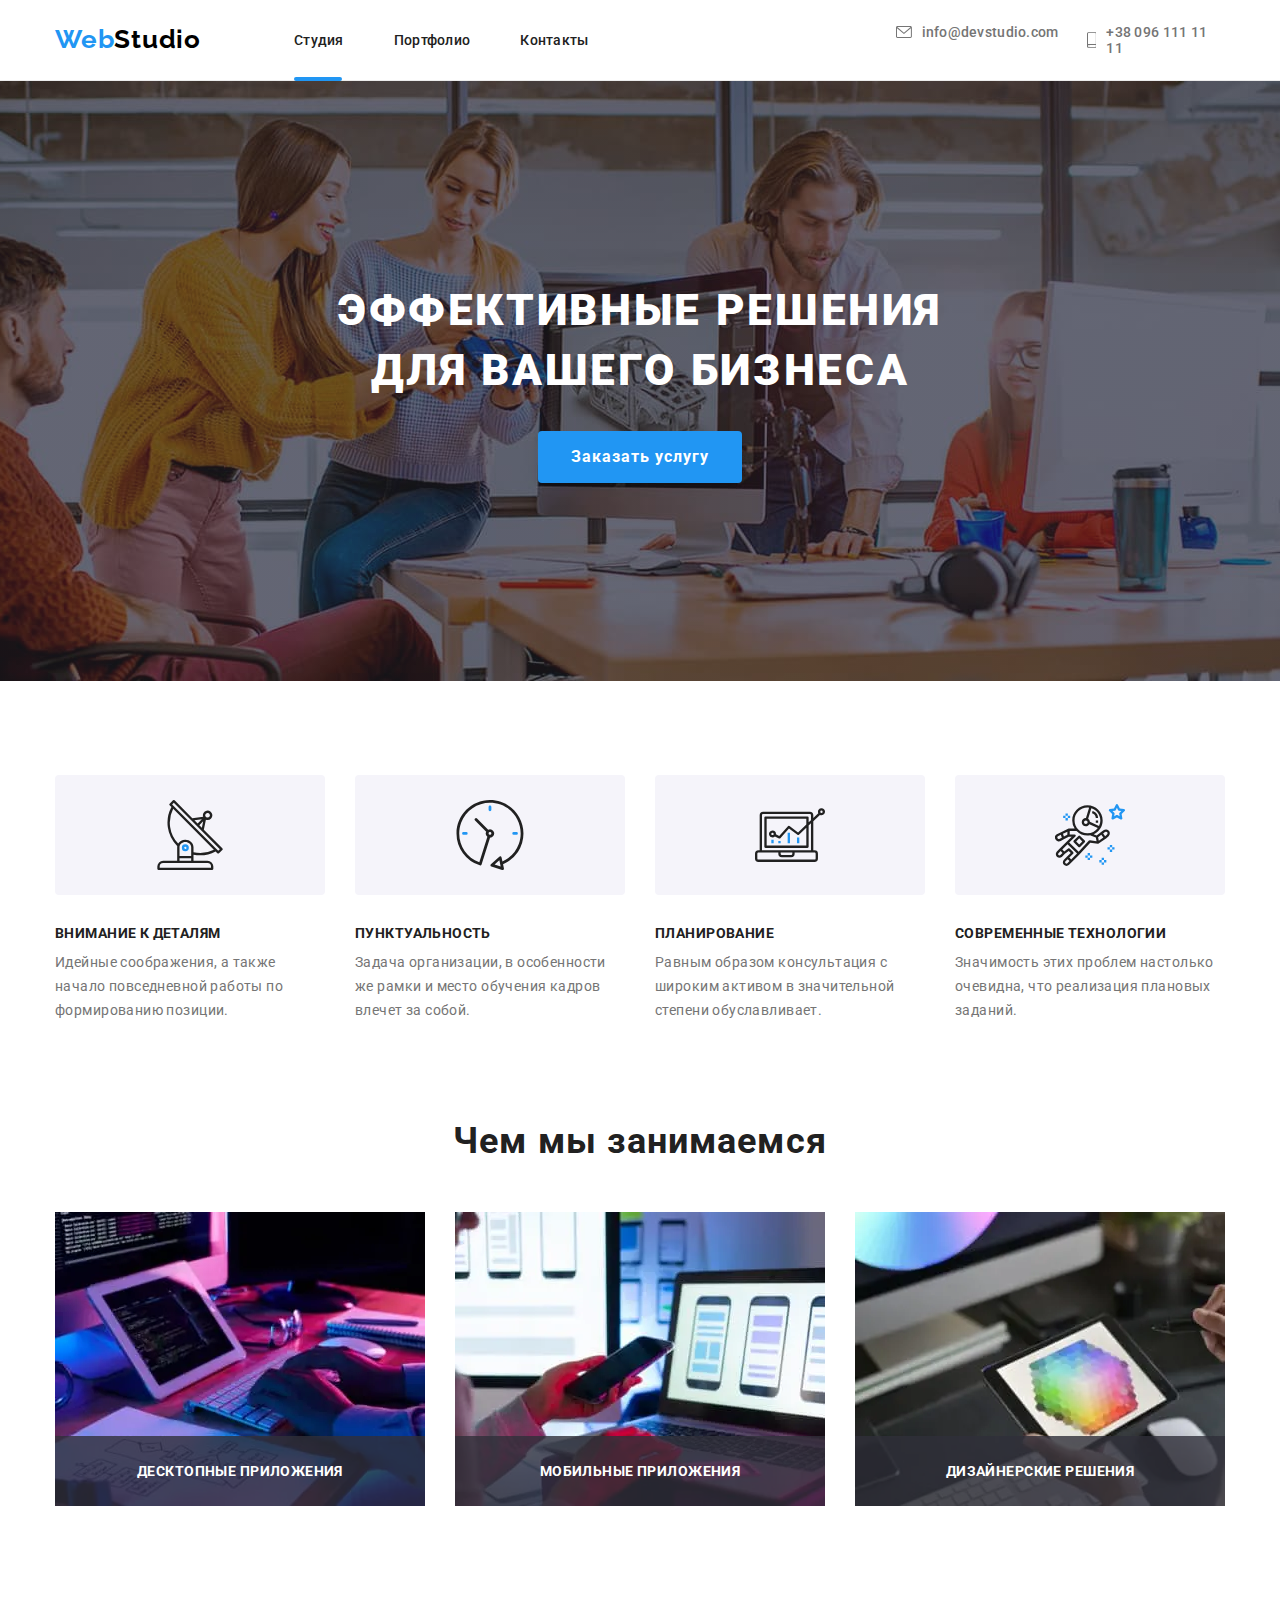
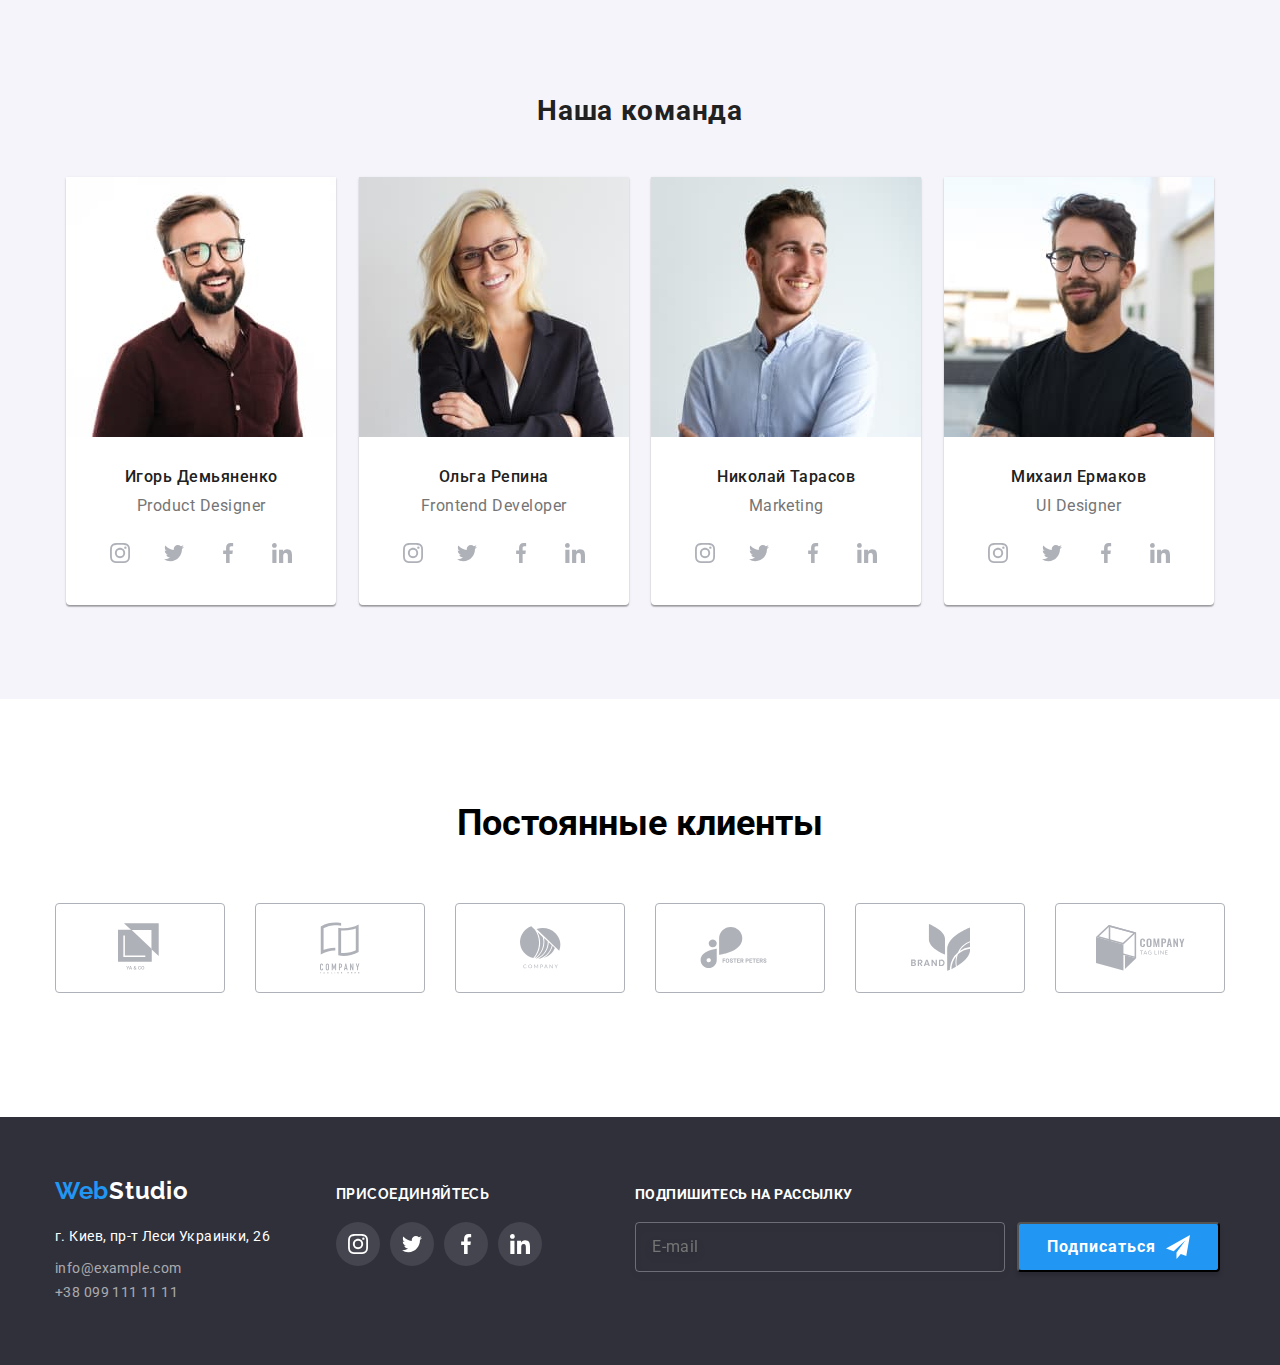
<file: index.html>
<!DOCTYPE html>
<html lang="ru">
  <head>
    <meta charset="UTF-8" />
    <meta name="viewport" content="width=device-width, initial-scale=1.0" />
    <title>Веб студия</title>
    <link
      rel="stylesheet"
      href="https://cdnjs.cloudflare.com/ajax/libs/modern-normalize/1.0.0/modern-normalize.css"
    />
    <link
      href="https://fonts.googleapis.com/css2?family=Raleway:wght@700&family=Roboto:wght@400;500;900&display=swap"
      rel="stylesheet"
    />
    <link rel="stylesheet" href="./css/main.min.css" />
  </head>
  <body>
    <!--Header--> 
    <div class="outline">
      <div class=" container container-header-phone">
        <header class="header">
          <div class="logo-div">
          <a
            class="logo link"
            href="index.html"
            aria-label="логотип веб студии"
            lang="en"
            ><span class="logo-web">Web</span>Studio</a>
          </div>
          <button type="button" 
          class="menu-btn"
          aria-expanded="false" 
          aria-controls="menu-container"
          data-menu-button>
            <svg  
            width="40px"
            height="40px"
            aria-label="Переключатель мобильного меню">
              <use class="icon-menu" 
              href="./images/sprite.svg#icon-menu">
              </use>
              <use class="icon-close-menu" 
              href="./images/sprite.svg#icon-close-menu">
              </use>
            </svg>
          </button>
          <div class="address-wrapper" id="menu-container" data-menu>
            <div class="header-box">
              <nav class="navigation">
                <ul class="listnav list">
                  <li class="navigation-list-item studio">
                    <a class="header-link link " href="">Студия</a>
                  </li>
                  <li class="navigation-list-item ">
                    <a class="header-link link" href="./portfolio.html">Портфолио</a>
                  </li>
                  <li class="navigation-list-item">
                    <a class="header-link link" href="">Контакты</a>
                  </li>
                </ul>
              </nav>
              <ul class="contacts list">
                <li class="contacts-item">
                  <a class="header-contacts mail link" href="mailto:info@devstudio.com"><svg width="16" height="12">
                      <use href="./images/sprite.svg#icon-mail"></use>
                    </svg>
                    info@devstudio.com
                  </a>
                </li>
                <li class="contacts-item">
                  <a class="header-contacts tel link" href="tel:+380961111111"><svg width="10" height="16">
                      <use href="./images/sprite.svg#icon-phone"></use>
                    </svg>
                    +38 096 111 11 11
                  </a>
                </li>
              </ul>
            </div>
          </div>
          </header>
      </div>
      </div>
    

    <!-- Hero -->
    <main>
     <section class="hero-size hero-img ">
      <div class="container-hero">
          <div class="hero-text hero-title ">
            <h1 class="main-title">
              Эффективные решения<br />для вашего бизнеса
            </h1>
            <button type="button" class="btn" data-modal-open>
              <span class="btn-text">Заказать услугу</span>
            </button>
          </div>
        </div>
      </section> 

      
      <!-- Advantages -->
      <div class="container">
      <section class="adv advantages-padding">
        
          <h2 class="visually-hidden">Преимущества</h2>
          <ul class="list adv-list">
            <li class="adv-text antena">
              <div class="advantages-icon-bg">
                <svg class="advantages-icon">
                  <use width="70px" height="70px" href="./images/sprite.svg#icon-antenna">
                  </use>
                </svg>
              </div>
              <h3 class="power-title">Внимание к деталям</h3>
              <p class="power-subtitle">
                Идейные соображения, а также начало повседневной работы по
                формированию позиции.
              </p>
            </li>
            <li class="adv-text clock">
              <div class="advantages-icon-bg">
                <svg class="advantages-icon">
                  <use width="70px" height="70px" href="./images/sprite.svg#icon-clock">
                  </use>
                </svg>
              </div>
              <h3 class="power-title">Пунктуальность</h3>
              <p class="power-subtitle">
                Задача организации, в особенности же рамки и место обучения
                кадров влечет за собой.
              </p>
            </li>
            <li class="adv-text diagram">
              <div class="advantages-icon-bg">
                <svg class="advantages-icon">
                  <use width="70px" height="70px" href="./images/sprite.svg#icon-diagram">
                  </use>
                </svg>
              </div>
              <h3 class="power-title">Планирование</h3>
              <p class="power-subtitle">
                Равным образом консультация с широким активом в значительной
                степени обуславливает.
              </p>
            </li>
            <li class="adv-text astronaut">
              <div class="advantages-icon-bg">
                <svg class="advantages-icon">
                  <use width="70px" height="70px" href="./images/sprite.svg#icon-astronaut">
                  </use>
                </svg>
              </div>
              <h3 class="power-title">Современные технологии</h3>
              <p class="power-subtitle">
                Значимость этих проблем настолько очевидна, что реализация
                плановых заданий.
              </p>
            </li>
          </ul>
        
      </section>
      </div>
      <!--About us -->
       <section class="about-us about-us-padding"> 
        <div class="container">
          <h2 class="what-we-do">Чем мы занимаемся</h2>
          <ul class="list img-we-do">
            <li class="img-us">
              <picture>
                <source srcset="./images/about-us/box1.webp 1x, ./images/about-usbox1@2x.webp 2x" type="image/webp">
                <source srcset="./images/about-us/box1.jpg 1x, ./images/about-us/box1@2x.jpg 2x">
                <img src="./images/about-us/box1.jpg" alt="работник компании создает сайт" />
              </picture>
              <p class="we-do-text">Десктопные приложения</p>
            </li>
            <li class="img-us">
              <picture>
                <source media="(min-width: 1200px)" srcset="./images/about-us/box2.webp 1x, ./images/about-us/box2@2x.webp 2x"
                  type="image/webp">
                <source srcset="./images/about-us/box2.jpg 1x, ./images/about-us/box2@2x.jpg 2x">
                <img src="./images/about-us/box2.jpg" alt="работник компании выбирает дизайн для мобильной версии" />
              </picture>
              <p class="we-do-text">Мобильные приложения</p>
            </li>
            <li class="img-us">
              <picture>
                <source media="(min-width: 1200px)" srcset="./images/about-us/box3.webp 1x, ./images/about-us/box3@2x.webp 2x"
                  type="image/webp">
                <source srcset="./images/about-us/box3.jpg 1x, ./images/about-us/box3@2x.jpg 2x">
                <img src="./images/about-us/box3.jpg" alt="работник компании подбирает цвет в палитре" />
              </picture>
              <p class="we-do-text">Дизайнерские решения</p>
            </li>
          </ul>
        </div>
      </section>

      <!-- Our team -->
      
      <section class="our-team-bg container-for-all">
      <div class="container our-team-container">
          <h2 class="our-team">Наша команда</h2>
          <ul class="list list-us">
            <li class="frame">
            <picture class="team-img">
              <source media="(min-width: 1200px)" srcset="
                            ./images/team/team1-desk@1x.jpg 1x, 
                            ./images/team/team1-desk@2x.jpg 2x">
              <source media="(min-width: 768px)" srcset="
                            ./images/team/team1-tab@1x.jpg 1x, 
                            ./images/team/team1-tab@2x.jpg 2x">
              <source media="(min-width: 480px)" srcset="
                                            ./images/team/team1-mob@1x.jpg 1x, 
                                            ./images/team/team1-mob@2x.jpg 2x">
            
              <img class="team__img" src="./images/team/team1-tab@1x.jpg"
                alt="Игорь Демьяненко">
            </picture>
              <h3 class="name">Игорь Демьяненко</h3>
              <p class="position" lang="en">Product Designer</p>
              <ul class="social-links list">
                <li class="social-link-item">
                  <a
                    class="team-social-link link"
                    href=""
                    aria-label="instagram"
                  >
                    <svg class="us-svg" width="20" height="20">
                      <use href="./images/sprite.svg#icon-instagram"></use>
                    </svg>
                  </a>
                </li>
                <li class="social-link-item">
                  <a class="team-social-link link" href="" aria-label="twitter">
                    <svg width="20" height="20">
                      <use href="./images/sprite.svg#icon-twitter"></use>
                    </svg>
                  </a>
                </li>
                <li class="social-link-item">
                  <a
                    class="team-social-link link"
                    href=""
                    aria-label="facebook"
                  >
                    <svg width="20" height="20">
                      <use href="./images/sprite.svg#icon-facebook"></use>
                    </svg>
                  </a>
                </li>
                <li class="social-link-item">
                  <a
                    class="team-social-link link"
                    href=""
                    aria-label="linkedin"
                  >
                    <svg width="20" height="20">
                      <use href="./images/sprite.svg#icon-linkedin"></use>
                    </svg>
                  </a>
                </li>
              </ul>
            </li>
            <li class="frame">
              <picture class="team-img">
                <source media="(min-width: 1200px)" srcset="
                                              ./images/team/team2-desk@1x.jpg 1x, 
                                              ./images/team/team2-desk@2x.jpg 2x">
                <source media="(min-width: 768px)" srcset="
                                              ./images/team/team2-tab@1x.jpg 1x, 
                                              ./images/team/team2-tab@2x.jpg 2x">
                <source media="(min-width: 480px)" srcset="
                                                              ./images/team/team2-mob@1x.jpg 1x, 
                                                              ./images/team/team2-mob@2x.jpg 2x">
                <img class="team__img" src="./images/team/team2-tab@1x.jpg"
                  alt="Ольга Репина" />
              </picture>
              <h3 class="name">Ольга Репина</h3>
              <p class="position" lang="en">Frontend Developer</p>
              <ul class="social-links list">
                <li class="social-link-item">
                  <a
                    class="team-social-link link"
                    href=""
                    aria-label="instagram"
                  >
                    <svg width="20" height="20">
                      <use href="./images/sprite.svg#icon-instagram"></use>
                    </svg>
                  </a>
                </li>
                <li class="social-link-item">
                  <a class="team-social-link link" href="" aria-label="twitter">
                    <svg width="20" height="20">
                      <use href="./images/sprite.svg#icon-twitter"></use>
                    </svg>
                  </a>
                </li>
                <li class="social-link-item">
                  <a
                    class="team-social-link link"
                    href=""
                    aria-label="facebook"
                  >
                    <svg width="20" height="20">
                      <use href="./images/sprite.svg#icon-facebook"></use>
                    </svg>
                  </a>
                </li>
                <li class="social-link-item">
                  <a
                    class="team-social-link link"
                    href=""
                    aria-label="linkedin"
                  >
                    <svg width="20" height="20">
                      <use href="./images/sprite.svg#icon-linkedin"></use>
                    </svg>
                  </a>
                </li>
              </ul>
            </li>
            <li class="frame">
              <picture class="team-img">
                <source media="(min-width: 1200px)" srcset="
                                                              ./images/team/team3-desk@1x.jpg 1x, 
                                                              ./images/team/team3-desk@2x.jpg 2x">
                <source media="(min-width: 768px)" srcset="
                                                              ./images/team/team3-tab@1x.jpg 1x, 
                                                              ./images/team/team3-tab@2x.jpg 2x">
                <source media="(min-width: 480px)" srcset="
                                                              ./images/team/team3-mob@1x.jpg 1x, 
                                                              ./images/team/team3-mob@2x.jpg 2x">
                <img class="team__img" src="./images/team/team3-tab@1x.jpg" alt="Николай Тарасов" />
              </picture>
              <h3 class="name">Николай Тарасов</h3>
              <p class="position" lang="en">Marketing</p>
              <ul class="social-links list">
                <li class="social-link-item">
                  <a
                    class="team-social-link link"
                    href=""
                    aria-label="instagram"
                  >
                    <svg width="20" height="20">
                      <use href="./images/sprite.svg#icon-instagram"></use>
                    </svg>
                  </a>
                </li>
                <li class="social-link-item">
                  <a class="team-social-link link" href="" aria-label="twitter">
                    <svg width="20" height="20">
                      <use href="./images/sprite.svg#icon-twitter"></use>
                    </svg>
                  </a>
                </li>
                <li class="social-link-item">
                  <a
                    class="team-social-link link"
                    href=""
                    aria-label="facebook"
                  >
                    <svg width="20" height="20">
                      <use href="./images/sprite.svg#icon-facebook"></use>
                    </svg>
                  </a>
                </li>
                <li class="social-link-item">
                  <a
                    class="team-social-link link"
                    href=""
                    aria-label="linkedin"
                  >
                    <svg width="20" height="20">
                      <use href="./images/sprite.svg#icon-linkedin"></use>
                    </svg>
                  </a>
                </li>
              </ul>
            </li>
            <li class="frame">
            <picture class="team-img">
              <source media="(min-width: 1200px)" srcset="
                                                                            ./images/team/team4-desk@1x.jpg 1x, 
                                                                            ./images/team/team4-desk@2x.jpg 2x">
              <source media="(min-width: 768px)" srcset="
                                                                            ./images/team/team4-tab@1x.jpg 1x, 
                                                                            ./images/team/team4-tab@2x.jpg 2x">
              <source media="(min-width: 480px)" srcset="
                                                                            ./images/team/team4-mob@1x.jpg 1x, 
                                                                            ./images/team/team4-mob@2x.jpg 2x">
              <img class="team__img" src="./images/team/team4-tab@1x.jpg"
                alt="Михаил Ермаков" />
            </picture>
              <h3 class="name">Михаил Ермаков</h3>
              <p class="position" lang="en">UI Designer</p>
              <ul class="social-links list">
                <li class="social-link-item">
                  <a
                    class="team-social-link link"
                    href=""
                    aria-label="instagram"
                  >
                    <svg width="20" height="20">
                      <use href="./images/sprite.svg#icon-instagram"></use>
                    </svg>
                  </a>
                </li>
                <li class="social-link-item">
                  <a class="team-social-link link" href="" aria-label="twitter">
                    <svg width="20" height="20">
                      <use href="./images/sprite.svg#icon-twitter"></use>
                    </svg>
                  </a>
                </li>
                <li class="social-link-item">
                  <a
                    class="team-social-link link"
                    href=""
                    aria-label="facebook"
                  >
                    <svg width="20" height="20">
                      <use href="./images/sprite.svg#icon-facebook"></use>
                    </svg>
                  </a>
                </li>
                <li class="social-link-item">
                  <a
                    class="team-social-link link"
                    href=""
                    aria-label="linkedin"
                  >
                    <svg width="20" height="20">
                      <use href="./images/sprite.svg#icon-linkedin"></use>
                    </svg>
                  </a>
                </li>
              </ul>
            </li>
          </ul>
          </div>
          </section>
        
      
      <!-- Our clients -->
      <div class="container">
      <section class="clients">
        
          <h2 class="title clients-title">Постоянные клиенты</h2>
          <ul class="clients-list list">
            <li class="clients-list-item">
              <a class="clients-logo-link" href="">
                <svg width="45" height="50">
                  <use href="./images/sprite.svg#icon-logo-yaco"></use>
                </svg>
              </a>
            </li>
            <li class="clients-list-item">
              <a class="clients-logo-link" href="">
                <svg width="40" height="52">
                  <use href="./images/sprite.svg#icon-logo-tagline-here"></use>
                </svg>
              </a>
            </li>
            <li class="clients-list-item">
              <a class="clients-logo-link" href="">
                <svg width="41" height="43">
                  <use href="./images/sprite.svg#icon-logo-company"></use>
                </svg>
              </a>
            </li>
            <li class="clients-list-item">
              <a class="clients-logo-link" href="">
                <svg width="80" height="42">
                  <use href="./images/sprite.svg#icon-logo-foster-peter"></use>
                </svg>
              </a>
            </li>
            <li class="clients-list-item">
              <a class="clients-logo-link" href="">
                <svg width="59" height="47">
                  <use href="./images/sprite.svg#icon-logo-brand"></use>
                </svg>
              </a>
            </li>
            <li class="clients-list-item">
              <a class="clients-logo-link" href="">
                <svg width="89" height="46">
                  <use href="./images/sprite.svg#icon-logo-tag-line"></use>
                </svg>
              </a>
            </li>
          </ul>
          </section>
        </div>
      
    </main> 
    <!--Footer-Сontacts-->
    <div class="footer">
     <footer class="container">
      <section class="footer-section footer-padding">
        <div class="help">
          <div class="footer-first">
            <div class="tablet-adres">
            <h2 hidden>Контакты</h2>
            <div class="footer-logo-margin">
              <a
                class="link footer-logo"
                href="index.html"
                aria-label="логотип веб студии"
                lang="en"
                ><span class="footerlogo-web">Web</span>Studio</a
              >
            </div>

            <div>
            <address>
              <ul class="list footer-adres-list">
                <li class="address-margin">
                  <a
                    class="link street"
                    href="https://goo.gl/maps/fiabQLBE6Hv75SHZ6"
                    target="blank"
                    ><span class="stereet"
                      >г. Киев, пр-т Леси Украинки, 26</span
                    ></a>
                </li>
                <li class="adress-margin">
                  <a class="footer-links link" href="mailto:info@example.com"
                    >info@example.com</a
                  >
                </li>
                <li class="adress-margin">
                  <a class="footer-links link" href="tel:+380991111111"
                    >+38 099 111 11 11</a
                  >
                </li>
              </ul>
            </address>
            </div>
          </div>
        </div>
        
          <div class="footer-social-links">
            <p>присоединяйтесь</p>
            <ul class="goin-social-links list">
              <li class="social-link-item">
                <a
                  class="footer-social-link link"
                  href=""
                  aria-label="instagram"
                >
                  <svg width="20" height="20">
                    <use href="./images/sprite.svg#icon-instagram"></use>
                  </svg>
                </a>
              </li>
              <li class="social-link-item">
                <a class="footer-social-link link" href="" aria-label="twitter">
                  <svg width="20" height="20">
                    <use href="./images/sprite.svg#icon-twitter"></use>
                  </svg>
                </a>
              </li>
              <li class="social-link-item">
                <a
                  class="footer-social-link link"
                  href=""
                  aria-label="facebook"
                >
                  <svg width="20" height="20">
                    <use href="./images/sprite.svg#icon-facebook"></use>
                  </svg>
                </a>
              </li>
              <li class="social-link-item">
                <a
                  class="footer-social-link link"
                  href=""
                  aria-label="linkedin"
                >
                  <svg width="20" height="20">
                    <use href="./images/sprite.svg#icon-linkedin"></use>
                  </svg>
                </a>
              </li>
            </ul>
          </div>
        </div>
          <div class="footer-form">
            <div class="big-form">
              <div>
            <h2 class="footer-form-title">Подпишитесь на рассылку</h2>
            <div class="form-input-btn">
              </div>
            <input  type="email" name="user-e" 
             class="footer-input" placeholder="E-mail" >
            </div>
          <div class="btn-icon">
          <button type="submit" class="footer-btn"
          >Подписаться<svg width="24px" height="24px" class="icon-send">
           <use href="./images/sprite.svg#icon-send"></use>
         </svg>
          </button>
        </div>
        </div>
      </div>
      </section> 
    </footer>
    </div>



    <div class="backdrop is-hidden" data-modal>
      <div class="modal">
        <button type="button" class="close-btn" data-modal-close>
          <svg width="11px" height="11px">
          <use href="./images/sprite.svg#icon-close-btn">
        </use></svg></button>
        <div class="modal-big-div">
        <h2 class="modal-title">Оставьте свои данные, мы вам перезвоним</h2>
        <form action="#" class="modal-form">
          <label class="modal-form-field">
            Имя
            <span class="modal-form-field-wrapper">
          <input type="text" name="user-name" class="modal-form-input">
          <svg class="modal-form-svg-icon" width="12" height="12">
            <use href="./images/sprite.svg#icon-name-modal"></use>
          </svg>
          </span>
          </label>
          <label class="modal-form-field">
            Телефон
            <span class="modal-form-field-wrapper">
          <input type="tel" name="user-phone" class="modal-form-input">
          <svg class="modal-form-svg-icon" width="13" height="13">
            <use href="./images/sprite.svg#icon-phone-modal"></use>
          </svg>
          </span>
          </label>
          <label class="modal-form-field">
            Почта
            <span class="modal-form-field-wrapper">
          <input type="email" name="user-email" class="modal-form-input">
          <svg class="modal-form-svg-icon" width="15" height="12">
            <use href="./images/sprite.svg#icon-mail-modal"></use>
          </svg>
          </span>
          </label>
          
            <h3 class="textarea-title">Комментарий</h3>
          <textarea name="user-message" placeholder="Введите текст" class="modal-form-message"  cols="30" rows="10"></textarea>
          
          <input type="checkbox" class="modal-form-policy visually-hidden" 
          
          name="user-policy" value="accept-policy" 
           id="check-policy">
          <label for="check-policy" class="modal-form-policy-label">
            Соглашаюсь с рассылкой и принимаю<a href="#">Условия договора</a>
          </label>
          <button type="submit" class="modal-form-btn">Oтправить</button>
        </form>
        </div>
      </div>
   </div>
  <script src="./js/modal.js"></script>
  <script src="./js/menu.js"></script>
  </body>
</html>
</file>
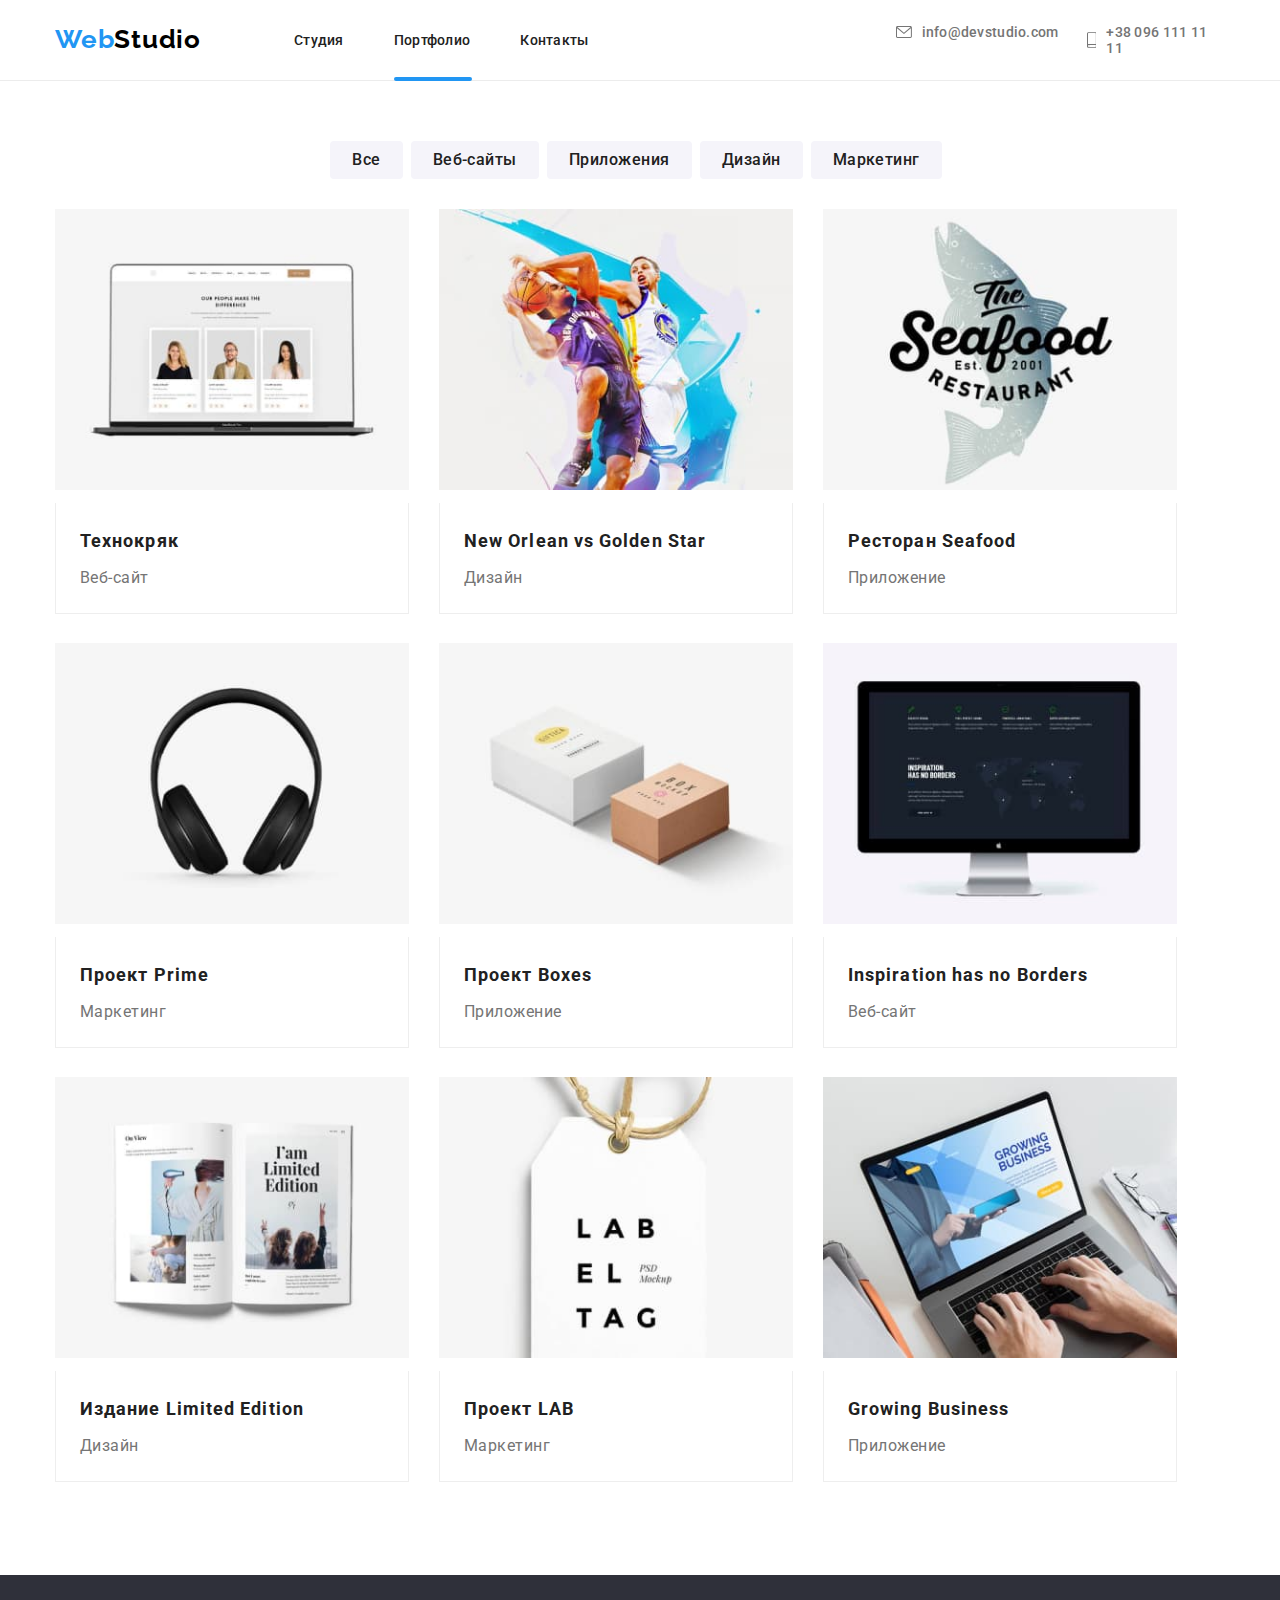
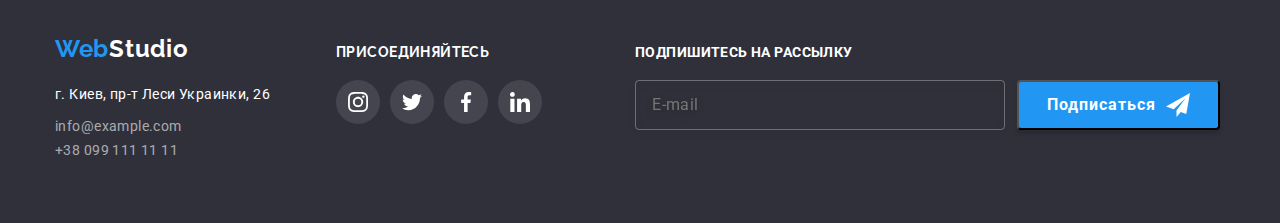
<file: portfolio.html>
<!DOCTYPE html>
<html lang="ru">
  <head>
    <meta charset="UTF-8" />
    <meta name="viewport" content="width=device-width, initial-scale=1.0" />
    <title>Портфолио веб студии</title>
    <link
      rel="stylesheet"
      href="https://cdnjs.cloudflare.com/ajax/libs/modern-normalize/1.0.0/modern-normalize.css"
    />
    <link
      href="https://fonts.googleapis.com/css2?family=Raleway:wght@700&family=Roboto:wght@400;500;900&display=swap"
      rel="stylesheet"
    />
    <link rel="stylesheet" href="./css/portfolio.min.css" />
  </head>
  <body>
    <!--Header-->
    <div class="outline">
      <div class=" container container-header-phone">
        <header class="header">
          <div class="logo-div">
            <a class="logo link" href="index.html" aria-label="логотип веб студии" lang="en"><span
                class="logo-web">Web</span>Studio</a>
          </div>
          <button type="button" class="menu-btn" aria-expanded="false" aria-controls="menu-container" data-menu-button>
            <svg width="40px" height="40px" aria-label="Переключатель мобильного меню">
              <use class="icon-menu" href="./images/sprite.svg#icon-menu">
              </use>
              <use class="icon-close-menu" href="./images/sprite.svg#icon-close-menu">
              </use>
            </svg>
          </button>
          <div class="address-wrapper" id="menu-container" data-menu>
            <div class="header-box">
              <nav class="navigation">
                <ul class="listnav list">
                  <li class="navigation-list-item ">
                    <a class="header-link link " href="./index.html">Студия</a>
                  </li>
                  <li class="navigation-list-item">
                    <a class="header-link link portfolio" href="./portfolio.html">Портфолио</a>
                  </li>
                  <li class="navigation-list-item">
                    <a class="header-link link" href="">Контакты</a>
                  </li>
                </ul>
              </nav>
              <ul class="contacts list">
                <li class="contacts-item">
                  <a class="header-contacts mail link" href="mailto:info@devstudio.com"><svg width="16" height="12">
                      <use href="./images/sprite.svg#icon-mail"></use>
                    </svg>
                    info@devstudio.com
                  </a>
                </li>
                <li class="contacts-item">
                  <a class="header-contacts tel link" href="tel:+380961111111"><svg width="10" height="16">
                      <use href="./images/sprite.svg#icon-phone"></use>
                    </svg>
                    +38 096 111 11 11
                  </a>
                </li>
              </ul>
            </div>
          </div>
        </header>
      </div>
    </div>

    <!--Section portfolio-->
    <main>
      <div class="container">
      <section class="portfolio-filter">

          <h2 hidden>Фильтры</h2>
          <ul class="filter-items list">
            <li class="filter-li">
              <button class="filter" type="button">Все</button>
            </li>
            <li class="filter-li">
              <button class="filter" type="button">Веб-сайты</button>
            </li>
            <li class="filter-li">
              <button class="filter" type="button">Приложения</button>
            </li>
            <li class="filter-li">
              <button class="filter" type="button">Дизайн</button>
            </li>
            <li class="filter-li">
              <button class="filter" type="button">Маркетинг</button>
            </li>
          </ul>
        
      </section>
      </div>

      <div class="container">
      <section class="portfolio-preview">
        
          <h1 hidden>Примеры работ</h1>
          <ul class="list preview-list">
            <li class="item-portfolio">
              <a class="link portfolio-link" href="">
                <div class="portfolio-div">
                <picture class="portfolio-img">
                  <source media="(min-width: 1200px)" srcset="
                                                    ./images/portfoliopage/project1-desk.jpg 1x, 
                                                    ./images/portfoliopage/project1-desk@2x.jpg 2x">
                  <source media="(min-width: 768px)" srcset="
                                                    ./images/portfoliopage/project1-tab.jpg 1x, 
                                                    ./images/portfoliopage/project1-tab@2x.jpg 2x">
                  <source media="(min-width: 480px)" srcset="
                                                                    ./images/portfoliopage/project1-mob.jpg 1x, 
                                                                    ./images/portfoliopage/project1-mob@2x.jpg 2x">
                  <img class="project-card__img" src="./images/portfoliopage/project1-tab.jpg"
                    alt="Cтраница веб сайта на ноутбуке" />
                </picture>
                <p class="short-text">
                  Технокряк это современная площадка распространения коронавируса. Компании используют эту платформу для цифрового
                  шпионажа и атак на защищённые сервера конкурентов.
                </p>
                </div>
                <div class="text-portfolio">
                  <h2 class="project-name">Технокряк</h2>
                  <p class="project-type">Веб-сайт</p>
                </div>
              </a>
              
            </li>
            <li class="item-portfolio">
              <a class="link" href="">
                <div class="portfolio-div">
                <picture class="portfolio-img">
                  <source media="(min-width: 1200px)" srcset="
                                                                        ./images/portfoliopage/project2-desk.jpg 1x, 
                                                                        ./images/portfoliopage/project2-desk@2x.jpg 2x">
                  <source media="(min-width: 768px)" srcset="
                                                                        ./images/portfoliopage/project2-tab.jpg 1x, 
                                                                        ./images/portfoliopage/project2-tab@2x.jpg 2x">
                  <source media="(min-width: 480px)" srcset="
                                                                        ./images/portfoliopage/project2-mob.jpg 1x, 
                                                                        ./images/portfoliopage/project2-mob@2x.jpg 2x">
                  <img class="project-card__img" src="./images/portfoliopage/project2-tab.jpg"
                    alt="Два баскетболиста борятся за мяч" />
                </picture>
                <p class="short-text">
                  Технокряк это современная площадка распространения коронавируса. Компании используют эту платформу для цифрового
                  шпионажа и атак на защищённые сервера конкурентов.
                </p>
                </div>
                <div class="text-portfolio">
                  <h2 class="project-name">New Orlean vs Golden Star</h2>
                  <p class="project-type">Дизайн</p>
                </div>
              </a>
            </li>
            <li class="item-portfolio">
              <a class="link" href="">
                <div class="portfolio-div">
                <picture class="portfolio-img">
                  <source media="(min-width: 1200px)"
                    srcset="
                                                                                            ./images/portfoliopage/project3-desk.jpg 1x, 
                                                                                            ./images/portfoliopage/project3-desk@2x.jpg 2x">
                  <source media="(min-width: 768px)"
                    srcset="
                                                                                            ./images/portfoliopage/project3-tab.jpg 1x, 
                                                                                            ./images/portfoliopage/project3-tab@2x.jpg 2x">
                  <source media="(min-width: 480px)"
                    srcset="
                                                                                            ./images/portfoliopage/project3-mob.jpg 1x, 
                                                                                            ./images/portfoliopage/project3-mob@2x.jpg 2x">
                  <img class="project-card__img" src="./images/portfoliopage/project3-tab.jpg" alt="Рыба- логотип ресторана ">
                </picture>
                <p class="short-text">
                  Технокряк это современная площадка распространения коронавируса. Компании используют эту платформу для цифрового
                  шпионажа и атак на защищённые сервера конкурентов.
                </p>
                </div>
                <div class="text-portfolio">
                  <h2 class="project-name">Ресторан Seafood</h2>
                  <p class="project-type">Приложение</p>
                </div>
              </a>
            </li>
            <li class="item-portfolio">
              <a class="link" href="">
                <div class="portfolio-div">
                <picture class="portfolio-img">
                  <source media="(min-width: 1200px)"
                    srcset="
                                                                                                                ./images/portfoliopage/project4-desk.jpg 1x, 
                                                                                                                ./images/portfoliopage/project4-desk@2x.jpg 2x">
                  <source media="(min-width: 768px)"
                    srcset="
                                                                                                                ./images/portfoliopage/project4-tab.jpg 1x, 
                                                                                                                ./images/portfoliopage/project4-tab@2x.jpg 2x">
                  <source media="(min-width: 480px)"
                    srcset="
                                                                                                                ./images/portfoliopage/project4-mob.jpg 1x, 
                                                                                                                ./images/portfoliopage/project4-mob@2x.jpg 2x">
                  <img class="project-card__img" src="./images/portfoliopage/project4-tab.jpg" alt="наушники" width="370" />
                </picture>
                <p class="short-text">
                  Технокряк это современная площадка распространения коронавируса. Компании используют эту платформу для цифрового
                  шпионажа и атак на защищённые сервера конкурентов.
                </p>
                </div>
                <div class="text-portfolio">
                  <h2 class="project-name">Проект Prime</h2>
                  <p class="project-type">Маркетинг</p>
                </div>
              </a>
            </li>
            <li class="item-portfolio">
              <a class="link" href="">
                <div class="portfolio-div">
                <picture class="portfolio-img">
                  <source media="(min-width: 1200px)" srcset="
                                      ./images/portfoliopage/project5-desk.jpg 1x, 
                                      ./images/portfoliopage/project5-desk@2x.jpg 2x">
                  <source media="(min-width: 768px)" srcset="
                                      ./images/portfoliopage/project5-tab.jpg 1x,
                                      ./images/portfoliopage/project5-tab@2x.jpg 2x">
                  <source media="(min-width: 480px)" srcset="
                                      ./images/portfoliopage/project5-mob.jpg 1x,
                                      ./images/portfoliopage/project5-mob@2x.jpg 2x">
                  <img class="project-card__img" src="./images/portfoliopage/project5-tab.jpg" alt="две коробки" />
                </picture>
                <p class="short-text">
                  Технокряк это современная площадка распространения коронавируса. Компании используют эту платформу для цифрового
                  шпионажа и атак на защищённые сервера конкурентов.
                </p>
              </div>
                <div class="text-portfolio">
                  <h2 class="project-name">Проект Boxes</h2>
                  <p class="project-type">Приложение</p>
                </div>
              </a>
            </li>
            <li class="item-portfolio">
              <a class="link" href="">
                <div class="portfolio-div">
                <picture class="portfolio-img">
                  <source media="(min-width: 1200px)" srcset="
                                                        ./images/portfoliopage/project6-desk.jpg 1x, 
                                                        ./images/portfoliopage/project6-desk@2x.jpg 2x">
                  <source media="(min-width: 768px)" srcset="
                                                        ./images/portfoliopage/project6-tab.jpg 1x,
                                                        ./images/portfoliopage/project6-tab@2x.jpg 2x">
                  <source media="(min-width: 480px)" srcset="
                                                        ./images/portfoliopage/project6-mob.jpg 1x,
                                                        ./images/portfoliopage/project6-mob@2x.jpg 2x">
                  <img class="project-card__img" src="./images/portfoliopage/project6-tab.jpg" alt="монитор компьютера" />
                </picture>
                <p class="short-text">
                  Технокряк это современная площадка распространения коронавируса. Компании используют эту платформу для цифрового
                  шпионажа и атак на защищённые сервера конкурентов.
                </p>
                </div>
                <div class="text-portfolio">
                  <h2 class="project-name" lang="en">
                    Inspiration has no Borders
                  </h2>
                  <p class="project-type">Веб-сайт</p>
                </div>
              </a>
            </li>
            <li class="item-portfolio">
              <a class="link" href="">
                <div class="portfolio-div">
                <picture class="portfolio-img">
                  <source media="(min-width: 1200px)" srcset="
                                                        ./images/portfoliopage/project7-desk.jpg 1x, 
                                                        ./images/portfoliopage/project7-desk@2x.jpg 2x">
                  <source media="(min-width: 768px)" srcset="
                                                        ./images/portfoliopage/project7-tab.jpg 1x,
                                                        ./images/portfoliopage/project7-tab@2x.jpg 2x">
                  <source media="(min-width: 480px)" srcset="
                                                        ./images/portfoliopage/project7-mob.jpg 1x,
                                                        ./images/portfoliopage/project7-mob@2x.jpg 2x">
                  <img class="project-card__img" src="./images/portfoliopage/project7-tab.jpg" alt="разворот журнала" />
                </picture>
                <p class="short-text">
                  Технокряк это современная площадка распространения коронавируса. Компании используют эту платформу для цифрового
                  шпионажа и атак на защищённые сервера конкурентов.
                </p>
                </div>
                <div class="text-portfolio">
                  <h2 class="project-name">Издание Limited Edition</h2>
                  <p class="project-type">Дизайн</p>
                </div>
              </a>
            </li>
            <li class="item-portfolio">
              <a class="link" href="">
                <div class="portfolio-div">
                <picture class="portfolio-img">
                  <source media="(min-width: 1200px)" srcset="
                                                        ./images/portfoliopage/project8-desk.jpg 1x, 
                                                        ./images/portfoliopage/project8-desk@2x.jpg 2x">
                  <source media="(min-width: 768px)" srcset="
                                                        ./images/portfoliopage/project8-tab.jpg 1x,
                                                        ./images/portfoliopage/project8-tab@2x.jpg 2x">
                  <source media="(min-width: 480px)" srcset="
                                                        ./images/portfoliopage/project8-mob.jpg 1x,
                                                        ./images/portfoliopage/project8-mob@2x.jpg 2x">
                  <img class="project-card__img" src="./images/portfoliopage/project8-tab.jpg" alt="Бирка от одежды" />
                </picture>
                <p class="short-text">
                  Технокряк это современная площадка распространения коронавируса. Компании используют эту платформу для цифрового
                  шпионажа и атак на защищённые сервера конкурентов.
                </p>
                </div>
                <div class="text-portfolio">
                  <h2 class="project-name">Проект LAB</h2>
                  <p class="project-type">Маркетинг</p>
                </div>
              </a>
            </li>
            <li class="item-portfolio">
              <a class="link" href="">
                <div class="portfolio-div">
                <picture class="portfolio-img">
                  <source media="(min-width: 1200px)" srcset="
                                                        ./images/portfoliopage/project9-desk.jpg 1x, 
                                                        ./images/portfoliopage/project9-desk@2x.jpg 2x">
                  <source media="(min-width: 768px)" srcset="
                                                        ./images/portfoliopage/project9-tab.jpg 1x,
                                                        ./images/portfoliopage/project9-tab@2x.jpg 2x">
                  <source media="(min-width: 480px)" srcset="
                                                        ./images/portfoliopage/project9-mob.jpg 1x,
                                                        ./images/portfoliopage/project9-mob@2x.jpg 2x">
                  <img class="project-card__img" src="./images/portfoliopage/project9-tab.jpg" alt="Человек работает за ноутбуком" />
                </picture>
                <p class="short-text">
                  Технокряк это современная площадка распространения коронавируса. Компании используют эту платформу для цифрового
                  шпионажа и атак на защищённые сервера конкурентов.
                </p>
                </div>
                <div class="text-portfolio">
                  <h2 class="project-name" lang="en">Growing Business</h2>
                  <p class="project-type">Приложение</p>
                </div>
              </a>
            </li>
          </ul>
          </section>
        </div>
      
    </main>

    <!--Footer-Сontacts-->
    <div class="footer">
      <footer class="container  ">
        <section class="footer-section footer-padding">
    
          <div class="help">
    
            <div class="footer-first">
              <div class="tablet-adres">
                <h2 hidden>Контакты</h2>
                <div class="footer-logo-margin">
                  <a class="link footer-logo" href="index.html" aria-label="логотип веб студии" lang="en"><span
                      class="footerlogo-web">Web</span>Studio</a>
                </div>
    
                <div>
                  <address>
                    <ul class="list footer-adres-list">
                      <li class="address-margin">
                        <a class="link street" href="https://goo.gl/maps/fiabQLBE6Hv75SHZ6" target="blank"><span
                            class="stereet">г. Киев, пр-т Леси Украинки, 26</span></a>
                      </li>
                      <li class="adress-margin">
                        <a class="footer-links link" href="mailto:info@example.com">info@example.com</a>
                      </li>
                      <li class="adress-margin">
                        <a class="footer-links link" href="tel:+380991111111">+38 099 111 11 11</a>
                      </li>
                    </ul>
                  </address>
                </div>
              </div>
            </div>
    
            <div class="footer-social-links">
              <p>присоединяйтесь</p>
              <ul class="goin-social-links list">
                <li class="social-link-item">
                  <a class="footer-social-link link" href="" aria-label="instagram">
                    <svg width="20" height="20">
                      <use href="./images/sprite.svg#icon-instagram"></use>
                    </svg>
                  </a>
                </li>
                <li class="social-link-item">
                  <a class="footer-social-link link" href="" aria-label="twitter">
                    <svg width="20" height="20">
                      <use href="./images/sprite.svg#icon-twitter"></use>
                    </svg>
                  </a>
                </li>
                <li class="social-link-item">
                  <a class="footer-social-link link" href="" aria-label="facebook">
                    <svg width="20" height="20">
                      <use href="./images/sprite.svg#icon-facebook"></use>
                    </svg>
                  </a>
                </li>
                <li class="social-link-item">
                  <a class="footer-social-link link" href="" aria-label="linkedin">
                    <svg width="20" height="20">
                      <use href="./images/sprite.svg#icon-linkedin"></use>
                    </svg>
                  </a>
                </li>
              </ul>
            </div>
          </div>
    
    
          <div class="footer-form">
            <div class="big-form">
              <div>
                <h2 class="footer-form-title">Подпишитесь на рассылку</h2>
                <div class="form-input-btn">
                </div>
                <input type="email" name="user-e" class="footer-input" placeholder="E-mail">
              </div>
              <div class="btn-icon">
                <button type="submit" class="footer-btn">Подписаться
                  <svg width="24px" height="24px" class="icon-send">
                    <use href="./images/sprite.svg#icon-send"></use>
                  </svg>
              </div>
            </div>
          </div>
    
    
        </section>
      </footer>
    </div>
    <script src="./js/modal.js"></script>
    <script src="./js/menu.js"></script>
  </body>
</html>
</file>
<file: css/main.min.css>
.visually-hidden{position:absolute !important;clip:rect(1px 1px 1px 1px);clip:rect(1px, 1px, 1px, 1px);padding:0 !important;border:0 !important;height:1px !important;width:1px !important;overflow:hidden}.backdrop{position:fixed;top:0;left:0;width:100%;height:100%;background:rgba(0,0,0,0.2);transition-property:all;transition-duration:250ms;transition-timing-function:cubic-bezier(0.4, 0, 0.2, 1);overflow-y:scroll}.backdrop.is-hidden{opacity:0;visibility:hidden;pointer-events:none;transition-property:all;transition-duration:250ms;transition-timing-function:cubic-bezier(0.4, 0, 0.2, 1)}*,*::before,*::after{margin:0;padding:0}body{font-family:"Roboto",sans-serif;font-style:normal}img{display:block}.link{text-decoration:none}.list{list-style:none;font-style:normal}a:focus{outline:none}button:focus{outline:none}.container{padding:0 15px;margin:0 auto;position:relative}.container-hero{margin:0 auto}@media screen and (min-width: 480px){.container{width:480px;position:relative}.container-hero{text-align:center;width:480px}}@media screen and (min-width: 768px){.container{width:768px}.container-hero{text-align:center;width:768px}}@media screen and (min-width: 1200px){.container{width:1200px;margin:0 auto}.container-hero{text-align:center;width:100%;max-width:1600px}}.outline{border-bottom:1px solid #ececec}@media screen and (max-width: 767px){.menu-btn{position:absolute;right:15px;top:10px;width:40px;height:40px;border:transparent;background-color:transparent;cursor:pointer}.menu-btn .icon-close-menu{display:none}.menu-btn.is-open .icon-close-menu{display:block;box-shadow:0px 4px 4px rgba(0,0,0,0.25)}.menu-btn.is-open .icon-menu{display:none}.icon-menu:active .menu-container{display:block}.menu-btn:active>svg{fill:#2196f3}}@media screen and (max-width: 480px){.address-wrapper{display:none;position:absolute;left:0;z-index:10;width:100%;padding-top:60px;padding-bottom:60px;text-align:center;background-color:#fff;background:#ffffff;box-shadow:0px 4px 8px rgba(0,0,0,0.04),0px 2px 4px rgba(0,0,0,0.08),0px 1px 3px rgba(0,0,0,0.16)}.address-wrapper.is-open{display:block}}@media screen and (max-width: 767px){.address-wrapper{display:none;position:absolute;top:101%;left:0;z-index:10;width:100%;padding-top:60px;padding-bottom:60px;text-align:center;background-color:#fff;background:#ffffff;box-shadow:0px 4px 8px rgba(0,0,0,0.04),0px 2px 4px rgba(0,0,0,0.08),0px 1px 3px rgba(0,0,0,0.16)}.address-wrapper.is-open{display:block}}@media screen and (max-width: 767px){.header-box{display:flex;flex-direction:column;align-items:center}}@media screen and (max-width: 767px){.listnav{display:flex;flex-direction:column;font-weight:500;font-size:14px;line-height:1.142;letter-spacing:0.02em;position:relative;margin-bottom:60px}.header-link{font-style:400;font-weight:500;font-size:18px;line-height:1.667;letter-spacing:0.02em;color:#212121}.header-link:not(:last-child){margin-bottom:40px}.navigation-list-item{font-style:400;font-weight:500;font-size:14px;line-height:1.142;letter-spacing:0.02em;color:#212121}.navigation-list-item:not(:last-child){margin-bottom:40px}.header-link{transition-property:all;transition-duration:250ms;transition-timing-function:cubic-bezier(0.4, 0, 0.2, 1)}.header-link:hover,.header-link:focus{color:#2196f3}.contacts{display:flex;flex-direction:column;justify-content:center;align-items:center}.contacts-item:not(:last-child){margin-bottom:16px}.header-box{display:flex;flex-direction:column}.header-contacts>svg{margin-right:10px;display:flex;fill:#757575}.header-contacts{font-weight:500;font-size:12px;line-height:1.667;letter-spacing:0.02em;color:#757575;transition-property:all;transition-duration:250ms;transition-timing-function:cubic-bezier(0.4, 0, 0.2, 1)}.header-contacts:hover,.header-contacts:focus,.header-contacts:active{color:#2196f3}.header-contacts>svg{fill:#757575;transition-property:all;transition-duration:250ms;transition-timing-function:cubic-bezier(0.4, 0, 0.2, 1)}.header-contacts:hover>svg{fill:#2196f3}.header .tel,.header .mail{display:flex;align-items:center}}@media screen and (max-width: 767px){.logo-div{padding-top:16px;padding-bottom:16px}.logo{font-family:Raleway;font-weight:700;font-size:24px;line-height:1.167;letter-spacing:0.03em;color:#000}.logo-web{color:#2196f3}.navigation-list-item{font-style:400;font-weight:500;font-size:14px;line-height:1.142;letter-spacing:0.02em;color:#212121}.header-contacts>svg{margin-right:10px;fill:#757575}.header-contacts{font-weight:500;font-size:12px;line-height:1.667;letter-spacing:0.02em;color:#757575;transition-property:all;transition-duration:250ms;transition-timing-function:cubic-bezier(0.4, 0, 0.2, 1)}.header-contacts:hover,.header-contacts:focus,.header-contacts:active{color:#2196f3}.header-contacts>svg{fill:#757575;transition-property:all;transition-duration:250ms;transition-timing-function:cubic-bezier(0.4, 0, 0.2, 1)}.header-contacts:hover>svg{fill:#2196f3}.header .tel,.header .mail{display:flex;align-items:center}}@media screen and (min-width: 768px){.menu-btn{display:none}}@media screen and (min-width: 768px){.address-wrapper{display:flex;align-items:center}}@media screen and (min-width: 768px) and (max-width: 1199px){.logo-div{padding-top:26px;padding-bottom:26px;margin-right:88px}.header-box{display:flex;align-items:center}.listnav{display:flex;font-weight:500;font-size:14px;line-height:1.142;letter-spacing:0.02em;position:relative;padding-top:32px;padding-bottom:32px;margin-right:84px}.logo{font-family:Raleway;font-weight:700;font-size:24px;line-height:1.167;letter-spacing:0.03em;color:#000}.logo-web{color:#2196f3}.header{display:flex;align-items:center}.navigation-list-item:not(:last-child){margin-right:50px}.navigation-list-item{font-style:400;font-weight:500;font-size:14px;line-height:1.142;letter-spacing:0.02em;color:#212121}.header-contacts>svg{margin-right:8px;fill:#757575}.header-contacts{font-weight:500;font-size:12px;line-height:1.667;letter-spacing:0.02em;color:#757575;transition-property:all;transition-duration:250ms;transition-timing-function:cubic-bezier(0.4, 0, 0.2, 1)}.header-contacts:hover,.header-contacts:focus,.header-contacts:active{color:#2196f3}.header-contacts>svg{fill:#757575;transition-property:all;transition-duration:250ms;transition-timing-function:cubic-bezier(0.4, 0, 0.2, 1)}.header-contacts:hover>svg{fill:#2196f3}.header .tel,.header .mail{display:flex;align-items:center}.header-link{font-style:400;font-weight:500;font-size:14px;line-height:1.142;letter-spacing:0.02em;color:#212121}.header-link{transition-property:all;transition-duration:250ms;transition-timing-function:cubic-bezier(0.4, 0, 0.2, 1)}.header-link:hover,.header-link:focus{color:#2196f3}}@media screen and (min-width: 1200px){.outline{border-bottom:1px solid #ececec}.header-link{font-style:400;font-weight:500;font-size:14px;line-height:1.142;letter-spacing:0.02em;color:#212121}.header-link{transition-property:all;transition-duration:250ms;transition-timing-function:cubic-bezier(0.4, 0, 0.2, 1)}.header-link:hover,.header-link:focus{color:#2196f3}.header .container{display:flex;align-items:center}.logo-div{padding-top:24px;padding-bottom:25px}.header-box{display:flex;align-items:center;justify-content:space-between}.listnav{display:flex;font-weight:500;font-size:14px;line-height:1.142;letter-spacing:0.02em;position:relative;padding-top:32px;padding-bottom:32px;margin-right:307px}.logo{margin-right:93px;font-family:Raleway;font-weight:700;font-size:26px;line-height:1.192;letter-spacing:0.03em;color:#000}.logo-web{color:#2196f3}.header{display:flex;align-items:center}.navigation-list-item:not(:last-child){margin-right:50px}.navigation-list-item{font-style:400;font-weight:500;font-size:14px;line-height:1.142;letter-spacing:0.02em;color:#212121}.contacts{display:flex}.header-contacts>svg{margin-right:10px;fill:#757575}.header-contacts{font-weight:500;font-size:14px;line-height:1.143;letter-spacing:0.02em;color:#757575;transition-property:all;transition-duration:250ms;transition-timing-function:cubic-bezier(0.4, 0, 0.2, 1)}.header-contacts:hover,.header-contacts:focus,.header-contacts:active{color:#2196f3}.contacts-item:not(:last-child){margin-right:28px}.header-contacts>svg{fill:#757575;transition-property:all;transition-duration:250ms;transition-timing-function:cubic-bezier(0.4, 0, 0.2, 1)}.header-contacts:hover>svg{fill:#2196f3}.header .tel,.header .mail{display:flex;align-items:center}}.main-title{font-weight:900;font-size:26px;line-height:1.615;letter-spacing:0.06em;text-transform:uppercase;color:#ffffff}.hero-title .btn{margin-top:30px;font-weight:700;font-size:16px;line-height:1.875;letter-spacing:0.06em;color:#ffffff;padding:10px 32px;background:#2196f3;box-shadow:0px 4px 4px rgba(0,0,0,0.15);border:1px solid transparent;border-radius:4px}.hero-title .btn:active{border:1px solid #212121}.hero-img{max-width:100%;height:400px;margin:0 auto;padding:118px 0px;text-align:center;background-color:#2f303a;background-image:linear-gradient(rgba(47,48,58,0.4), rgba(47,48,58,0.4)),url(../images/hero/hero-m.jpg);background-repeat:no-repeat;background-position:center}@media screen and (min-width: 480px){.hero-img{max-width:480px;height:400px;background-size:480px 400px;background-image:linear-gradient(rgba(47,48,58,0.4), rgba(47,48,58,0.4)),url(../images/hero/hero-m.jpg)}}@media screen and (min-width: 480px) and (min-device-pixel-ratio: 2), screen and (min-width: 480px) and (min-resolution: 192dpi), screen and (min-width: 480px) and (min-resolution: 2dppx){.hero-img{background-image:linear-gradient(rgba(47,48,58,0.4), rgba(47,48,58,0.4)),url(../images/hero/hero-m@2x.jpg)}}@media screen and (min-width: 768px){.hero-img{max-width:768px;height:400px;background-size:768px 400px;background-image:linear-gradient(rgba(47,48,58,0.4), rgba(47,48,58,0.4)),url(../images/hero/hero-t.jpg)}}@media screen and (min-width: 768px) and (min-device-pixel-ratio: 2), screen and (min-width: 768px) and (min-resolution: 192dpi), screen and (min-width: 768px) and (min-resolution: 2dppx){.hero-img{background-image:linear-gradient(rgba(47,48,58,0.4), rgba(47,48,58,0.4)),url(../images/hero/hero-t@2x.jpg)}}@media screen and (min-width: 1200px){.hero-img{max-width:1600px;height:600px;padding:200px 0px;background-size:1600px 600px;background-image:linear-gradient(rgba(47,48,58,0.4), rgba(47,48,58,0.4)),url(../images/hero/hero.jpg)}}@media screen and (min-width: 1200px) and (min-device-pixel-ratio: 2), screen and (min-width: 1200px) and (min-resolution: 192dpi), screen and (min-width: 1200px) and (min-resolution: 2dppx){.hero-img{background-image:linear-gradient(rgba(47,48,58,0.4), rgba(47,48,58,0.4)),url(../images/hero/hero-d@2x.jpg)}}@media screen and (min-width: 1200px){.main-title{font-size:44px;line-height:1.363}}.adv-text{width:100%}@media screen and (min-width: 480px){.adv-text{width:450px;height:226px}}@media screen and (min-width: 768px){.adv-text{width:354px;height:251px}}@media screen and (min-width: 1200px){.adv-text{width:270px;height:251px}}@media screen and (max-width: 1999px){.advantages-padding{padding-top:60px;padding-bottom:60px}}@media screen and (min-width: 480px){.advantages-icon-bg{display:flex;background-color:#f5f4fa;border-radius:4px;align-items:center;justify-content:center;margin-bottom:30px}}@media screen and (max-width: 767px){.advantages-icon-bg{display:flex;background-color:#f5f4fa;width:100%;height:120px;border-radius:4px;align-items:center;justify-content:center;margin-bottom:30px}.advantages-icon{width:70px;height:70px}.power-title{font-weight:700;font-size:14px;line-height:1.143;letter-spacing:0.03em;text-transform:uppercase;color:#212121;margin-bottom:10px;display:flex;justify-content:center}.adv-text:not(:first-child){margin-top:30px}.power-subtitle{width:100%;font-weight:400;font-size:14px;line-height:1.714;letter-spacing:0.03em;color:#757575}}@media screen and (min-width: 768px) and (max-width: 1199px){.advantages-icon-bg{display:flex;background-color:#f5f4fa;width:354px;height:120px;border-radius:4px;align-items:center;justify-content:center;margin-bottom:30px}.advantages-icon{width:70px;height:70px}.power-title{margin-bottom:10px;font-weight:700;font-size:14px;line-height:1.143;letter-spacing:0.03em;text-transform:uppercase;color:#212121}.power-subtitle{width:354px;font-weight:400;font-size:14px;line-height:1.714;letter-spacing:0.03em;color:#757575}.adv .list{display:flex;flex-wrap:wrap}.adv-text:nth-child(odd){margin-right:30px}.adv-text:nth-child(-n+2){margin-bottom:30px}}@media screen and (min-width: 1200px){.advantages-padding{padding-top:94px;padding-bottom:94px}.advantages-icon-bg{display:flex;background-color:#f5f4fa;width:270px;height:120px;border-radius:4px;align-items:center;justify-content:center;margin-bottom:30px}.advantages-icon{width:70px;height:70px}.power-title{margin-bottom:10px;font-weight:700;font-size:14px;line-height:1.143;letter-spacing:0.03em;text-transform:uppercase;color:#212121}.power-subtitle{width:270px;font-weight:400;font-size:14px;line-height:1.714;letter-spacing:0.03em;color:#757575}.adv-list{display:flex}.adv-text:not(:last-child){margin-right:30px}}@media screen and (max-width: 1199px){.about-us{display:none}}.img-us{position:relative}.we-do-text{position:absolute;bottom:0px;padding:27px 0 27px;font-family:"Roboto",sans-serif;font-weight:700;font-size:14px;line-height:1.143;text-align:center;letter-spacing:0.03em;text-transform:uppercase;color:#ffffff;width:370px;height:70px;background:rgba(47,48,58,0.8)}.about-us-padding{padding-bottom:94px}.what-we-do{margin-bottom:50px;font-weight:700;font-size:36px;line-height:1.167;text-align:center;letter-spacing:0.03em;color:#212121}.img-we-do{display:flex}.img-us:not(:last-child){margin-right:30px}.name{font-weight:500;font-size:16px;line-height:1.188;text-align:center;letter-spacing:0.03em;color:#212121;margin-top:30px;margin-bottom:10px}.position{font-weight:400;font-size:16px;line-height:1.188;text-align:center;letter-spacing:0.03em;color:#757575;margin-bottom:16px}.social-links{display:flex;justify-content:center}.team-social-link{display:flex;justify-content:center;width:44px;height:44px;border-radius:50%;transition-property:all;transition-duration:250ms;transition-timing-function:cubic-bezier(0.4, 0, 0.2, 1)}.team-social-link:hover{background-color:#2196f3}.team-social-link:not(:last-child){margin-right:10px}.team-social-link>svg{align-self:center;fill:#afb1b8;transition-property:all;transition-duration:250ms;transition-timing-function:cubic-bezier(0.4, 0, 0.2, 1)}.team-social-link:hover>svg{fill:#ffffff}.our-team-bg{width:100%;background-color:#f5f4fa}.our-team{font-weight:700;font-size:28px;line-height:1.179;text-align:center;letter-spacing:0.03em;color:#212121;margin-bottom:30px}.frame{padding-bottom:24px;background-color:#ffffff;border-radius:0px 0px 4px 4px;box-shadow:0px 1px 3px rgba(0,0,0,0.12),0px 1px 1px rgba(0,0,0,0.14),0px 2px 1px rgba(0,0,0,0.2)}@media screen and (min-width: 480px){.frame{width:450px;height:622px}}@media screen and (min-width: 768px){.frame{width:354px;height:536px}}@media screen and (min-width: 1200px){.frame{width:270px;height:428px}}@media screen and (max-width: 1199px){.our-team-container{padding-top:60px;padding-bottom:60px}}@media screen and (min-width: 1200px){.our-team-container{padding-top:94px;padding-bottom:94px}}.team__img{width:100%}.frame{margin:0 auto}@media screen and (min-width: 480px){.team__img{width:450px;height:460px}}@media screen and (min-width: 768px){.team__img{width:354px;height:374px}}@media screen and (min-width: 1200px){.team__img{width:270px;height:260px}}@media screen and (max-width: 767px){.list-us{display:flex;flex-wrap:wrap}.frame:not(:last-child){margin-bottom:30px}}.list-us{margin:0 auto}@media screen and (min-width: 767px) and (max-width: 1199px){.list-us{display:flex;flex-wrap:wrap}.frame:nth-child(odd){margin-right:30px}.frame:nth-child(-n+2){margin-bottom:30px}}@media screen and (min-width: 1200px){.list-us{display:flex;justify-content:space-between}.our-team{margin-bottom:50px}}.clients{padding-top:60px;padding-bottom:60px;margin:0 auto;width:100%}.clients-title{text-align:center;font-size:28px;font-weight:700;line-height:1.79;letter-spacing:0, 03em;text-align:center;margin-bottom:30px}.clients-list{display:flex;flex-wrap:wrap;justify-content:space-between}.clients-list-item{width:calc((100% - 2 * 30px) / 2)}.clients-list-item:nth-child(odd){margin-right:30px}.clients-list-item:nth-child(-n+4){margin-bottom:30px}.clients-logo-link{display:flex;justify-content:center;height:90px;border:1px solid #afb1b8;box-sizing:border-box;border-radius:4px;transition-property:all;transition-duration:250ms;transition-timing-function:cubic-bezier(0.4, 0, 0.2, 1)}.clients-logo-link:hover{border-color:#2196f3}.clients-logo-link>svg{align-self:center;fill:#afb1b8;transition-property:all;transition-duration:250ms;transition-timing-function:cubic-bezier(0.4, 0, 0.2, 1)}.clients-logo-link:hover>svg{fill:#2196f3}@media screen and (min-width: 480px){.clients-list-item{width:210px}}@media screen and (min-width: 768px) and (max-width: 1199px){.clients{padding-top:60px;padding-bottom:60px}.clients-title{text-align:center;font-size:28px;font-weight:700;line-height:1.79;letter-spacing:0, 03em;text-align:center;margin-bottom:30px}.clients-list{display:flex;flex-wrap:wrap}.clients-list-item{margin-right:30px;width:226px}.clients-list-item:nth-child(3n){margin-right:-30px}.clients-list-item:nth-child(-n+3){margin-bottom:30px}.clients-logo-link{display:flex;justify-content:center;height:90px;border:1px solid #afb1b8;box-sizing:border-box;border-radius:4px;transition-property:all;transition-duration:250ms;transition-timing-function:cubic-bezier(0.4, 0, 0.2, 1)}.clients-logo-link:hover{border-color:#2196f3}.clients-logo-link>svg{align-self:center;fill:#afb1b8;transition-property:all;transition-duration:250ms;transition-timing-function:cubic-bezier(0.4, 0, 0.2, 1)}.clients-logo-link:hover>svg{fill:#2196f3}}@media screen and (min-width: 1200px){.clients{padding-top:94px;padding-bottom:94px}.clients-title{text-align:center;font-size:36px;font-weight:700;line-height:1.667;letter-spacing:0, 03em;text-align:center;margin-bottom:50px}.clients-list{display:flex}.clients-list-item{width:170px}.clients-list-item:not(:last-child){margin-right:30px}.clients-logo-link{display:flex;justify-content:center;height:90px;border:1px solid #afb1b8;box-sizing:border-box;border-radius:4px;transition-property:all;transition-duration:250ms;transition-timing-function:cubic-bezier(0.4, 0, 0.2, 1)}.clients-logo-link:hover{border-color:#2196f3}.clients-logo-link>svg{align-self:center;fill:#afb1b8;transition-property:all;transition-duration:250ms;transition-timing-function:cubic-bezier(0.4, 0, 0.2, 1)}.clients-logo-link:hover>svg{fill:#2196f3}}.footer{background:#2f303a;width:100%}@media screen and (max-width: 767px){.footer-section{padding-top:60px;padding-bottom:60px}.footer{justify-content:center;text-align:center}.help{display:flex-column;justify-content:center}.footer-logo{font-family:Raleway;font-weight:700;font-size:24px;line-height:1.167;letter-spacing:0.03em;color:#ffffff}.footer-logo-margin{margin-bottom:20px}.footerlogo-web{color:#2196f3}.footer-adres-list{margin-bottom:60px}.address-margin:not(:last-child){margin-bottom:8px}.footer-links{display:inline-block;font-weight:400;font-size:14px;line-height:1.714;letter-spacing:0.03em;color:rgba(255,255,255,0.6)}.street{font-weight:400;font-size:14px;line-height:1.714;letter-spacing:0.03em;color:#ffffff}.footer-social-links{margin-bottom:60px}.footer-social-links>p{margin-bottom:20px;color:#ffffff;font-family:Raleway, sans-serif;font-weight:bold;font-size:14px;line-height:1.143;letter-spacing:0.03em;text-transform:uppercase}.goin-social-links{display:flex;justify-content:center}.social-link-item:not(:last-child){margin-right:10px}.footer-social-link{display:flex;justify-content:center;width:44px;height:44px;background-color:rgba(255,255,255,0.1);border-radius:50%;transition-property:all;transition-duration:250ms;transition-timing-function:cubic-bezier(0.4, 0, 0.2, 1)}.footer-social-link:hover{background-color:#2196f3}.footer-social-link>svg{align-self:center;fill:#ffffff;transition-property:all;transition-duration:250ms;transition-timing-function:cubic-bezier(0.4, 0, 0.2, 1)}.footer-form-title{font-weight:700;font-size:14px;line-height:1.143;letter-spacing:0.03em;text-transform:uppercase;color:#ffffff;margin-bottom:20px}.footer-input{border:1px solid rgba(255,255,255,0.3);box-sizing:border-box;height:50px;width:358px;background-color:transparent;filter:drop-shadow(0px 4px 4px rgba(0,0,0,0.15));border-radius:4px;font-weight:400;font-size:16px;line-height:1.25;letter-spacing:0.03em;color:rgba(255,255,255,0.6);padding:15px 16px;margin-bottom:20px}.btn-icon{display:flex;justify-content:center}.footer-btn{display:flex;font-weight:700;font-size:16px;line-height:1.875;align-items:center;text-align:center;letter-spacing:0.06em;color:#ffffff;min-width:200px;height:50px;background:#2196f3;box-shadow:0px 4px 4px rgba(0,0,0,0.15);border-radius:4px;padding:10px 28px}.footer-btn:active .footer-btn:hover,.footer-btn:focus{cursor:pointer}.icon-send{display:inline-block;margin-left:10px}}@media screen and (min-width: 768px) and (max-width: 1199px){.footer-section{padding-top:60px;padding-bottom:60px}.help{display:flex;margin-bottom:60px}.footer-first{display:flex}.footer{background:#2f303a}.tablet-adres{text-align:center;margin-right:165px;margin-left:76px}.footer-logo{font-family:Raleway;font-weight:700;font-size:24px;line-height:1.167;letter-spacing:0.03em;color:#ffffff}.footer-logo-margin{margin-bottom:20px}.footerlogo-web{color:#2196f3}.address-margin:not(:last-child){margin-bottom:8px}.footer-links{display:inline-block;font-weight:400;font-size:14px;line-height:1.714;letter-spacing:0.03em;color:rgba(255,255,255,0.6)}.street{font-weight:400;font-size:14px;line-height:1.714;letter-spacing:0.03em;color:#ffffff}.footer-social-links>p{padding-top:5px;margin-bottom:20px;color:#ffffff;font-family:Raleway, sans-serif;font-weight:bold;font-size:14px;line-height:1.143;letter-spacing:0.03em;text-transform:uppercase}.goin-social-links{display:flex;justify-content:center}.social-link-item:not(:last-child){margin-right:10px}.footer-social-links{display:flex-column;text-align:center}.footer-social-link{display:flex;justify-content:center;width:44px;height:44px;background-color:rgba(255,255,255,0.1);border-radius:50%;transition-property:all;transition-duration:250ms;transition-timing-function:cubic-bezier(0.4, 0, 0.2, 1)}.footer-social-link:hover{background-color:#2196f3}.footer-social-link>svg{align-self:center;fill:#ffffff;transition-property:all;transition-duration:250ms;transition-timing-function:cubic-bezier(0.4, 0, 0.2, 1)}.footer-form{display:flex-column;text-align:center}.footer-form-title{font-weight:700;font-size:14px;line-height:1.143;letter-spacing:0.03em;text-transform:uppercase;color:#ffffff;margin-bottom:20px}.footer-input{border:1px solid rgba(255,255,255,0.3);box-sizing:border-box;height:50px;width:450px;background-color:transparent;filter:drop-shadow(0px 4px 4px rgba(0,0,0,0.15));border-radius:4px;font-weight:400;font-size:16px;line-height:1.25;letter-spacing:0.03em;color:rgba(255,255,255,0.6);padding:15px 16px;margin-bottom:20px}.btn-icon{display:flex;justify-content:center}.footer-btn{display:flex;font-weight:700;font-size:16px;line-height:1.875;align-items:center;text-align:center;letter-spacing:0.06em;color:#ffffff;min-width:200px;height:50px;background:#2196f3;box-shadow:0px 4px 4px rgba(0,0,0,0.15);border-radius:4px;border:1 solid transparent;padding:10px 28px}.footer-btn:active .footer-btn:hover .footer-btn:focus{cursor:pointer}.icon-send{display:inline-block;margin-left:10px}}@media screen and (min-width: 1200px){.footer-section{padding-top:60px;padding-bottom:60px}.footer{background:#2f303a}.goin-social-links{display:flex}.social-link-item:not(:last-child){margin-right:10px}.footer-section{display:flex;align-items:baseline}.help{display:flex;align-items:baseline}.footer-logo{font-family:Raleway;font-weight:700;font-size:24px;line-height:1.167;letter-spacing:0.03em;color:#ffffff}.footer-logo-margin{margin-bottom:20px}.footerlogo-web{color:#2196f3}.address-margin:not(:last-child){margin-bottom:8px}.footer-links{display:inline-block;font-weight:400;font-size:14px;line-height:1.714;letter-spacing:0.03em;color:rgba(255,255,255,0.6)}.street{font-weight:400;font-size:14px;line-height:1.714;letter-spacing:0.03em;color:#ffffff}.footer-first{margin-right:66px}.footer-social-links>p{margin-bottom:20px;color:#ffffff;font-family:Raleway, sans-serif;font-weight:bold;font-size:14px;line-height:1.143;letter-spacing:0.03em;text-transform:uppercase}.goin-social-links{display:flex;justify-content:center}.social-link-item:not(:last-child){margin-right:10px}.footer-social-links{margin-right:93px}.footer-social-link{display:flex;justify-content:center;width:44px;height:44px;background-color:rgba(255,255,255,0.1);border-radius:50%;transition-property:all;transition-duration:250ms;transition-timing-function:cubic-bezier(0.4, 0, 0.2, 1)}.footer-social-link:hover{background-color:#2196f3}.footer-social-link>svg{align-self:center;fill:#ffffff;transition-property:all;transition-duration:250ms;transition-timing-function:cubic-bezier(0.4, 0, 0.2, 1)}.big-form{display:flex;align-items:flex-end}.footer-form-title{font-weight:700;font-size:14px;line-height:1.143;letter-spacing:0.03em;text-transform:uppercase;color:#ffffff;margin-bottom:20px}.footer-input{margin-right:12px;border:1px solid rgba(255,255,255,0.3);box-sizing:border-box;width:370px;height:50px;background-color:transparent;filter:drop-shadow(0px 4px 4px rgba(0,0,0,0.15));border-radius:4px;font-weight:400;font-size:16px;line-height:1.25;letter-spacing:0.03em;color:rgba(255,255,255,0.6);padding:15px 16px}.btn-icon{display:flex;justify-content:center}.footer-btn{display:flex;font-weight:700;font-size:16px;line-height:1.875;align-items:center;text-align:center;letter-spacing:0.06em;color:#ffffff;min-width:200px;height:50px;background:#2196f3;box-shadow:0px 4px 4px rgba(0,0,0,0.15);border-radius:4px;padding:10px 28px}.footer-btn:active .footer-btn:hover,.footer-btn:focus{cursor:pointer}.icon-send{display:inline-block;margin-left:10px}}@media screen and (max-width: 1199px){.modal{position:absolute;top:50%;left:50%;transform:translate(-50%, -50%) scale(1);width:450px;height:609px;background-color:#eeeeee;box-shadow:0px 1px 3px rgba(0,0,0,0.12),0px 1px 1px rgba(0,0,0,0.14),0px 2px 1px rgba(0,0,0,0.2);border-radius:4px;transition-property:all;transition-duration:250ms;transition-timing-function:cubic-bezier(0.4, 0, 0.2, 1);transition-delay:250ms}.backdrop.is-hidden .modal{transform:translate(-50%, -50%) scale(0);transition:all 500ms linear 0ms;transition-property:all;transition-duration:250ms;transition-timing-function:cubic-bezier(0.4, 0, 0.2, 1);transition-delay:0ms}.close-btn{position:absolute;right:0;width:30px;height:30px;margin-top:8px;margin-right:8px;background:#ffffff;border:1px solid rgba(0,0,0,0.1);border-radius:50%}.close-btn>svg{fill:#000000}.close-btn:hover>svg{fill:#2196f3}.modal-big-div{padding:40px;background:white}.modal-title{font-weight:700;font-size:20px;line-height:1.15;text-align:center;letter-spacing:0.03em;color:#212121;margin-bottom:12px}.modal-form{display:flex;flex-direction:column}.modal-form-input{display:block;width:100%;height:40px;border:1px solid rgba(33,33,33,0.2);border-radius:4px;padding-left:42px;transition-duration:250ms;transition-timing-function:cubic-bezier(0.4, 0, 0.2, 1)}.modal-form-input:focus{outline:none;border:1px solid #2196f3}.modal-form-field{font-weight:400;font-size:12px;line-height:1.667;letter-spacing:0.01em;color:#757575}.modal-form-field-wrapper{position:relative;display:block;margin-bottom:10px}.modal-form-policy{display:inline-block}.modal-form-btn{margin-top:30px;margin-right:auto;margin-left:auto;font-weight:700;font-size:16px;line-height:1.876;letter-spacing:0.06em;color:#ffffff;padding:10px 56px;width:200px;height:50px;background:#2196f3;box-shadow:0px 4px 4px rgba(0,0,0,0.15);border-radius:4px;border:transparent}.modal-form-btn:hover,.modal-form-btn:focus{cursor:pointer}.modal-form-btn:active{border:solid;cursor:pointer}.modal-form-svg-icon{position:absolute;top:50%;left:12px;transform:translateY(-50%);fill:#212121;transition-duration:250ms;transition-timing-function:cubic-bezier(0.4, 0, 0.2, 1)}.modal-form-input:focus+.modal-form-svg-icon{fill:#2196f3}.modal-form-message{margin-top:4px;border:1px solid rgba(33,33,33,0.2);padding:12px 16px;height:120px;border-radius:4px;resize:none;font-weight:400;font-size:12px;line-height:1.667;letter-spacing:0.01em;color:rgba(117,117,117,0.5);transition-duration:250ms;transition-timing-function:cubic-bezier(0.4, 0, 0.2, 1)}.modal-form-message:focus{outline:none;border:1px solid #2196f3;font-size:14px;line-height:1.142;color:black}.textarea-title{font-weight:400;font-size:12px;line-height:1.667;letter-spacing:0.01em;color:#757575}.modal-form-policy-label{font-weight:400;font-size:12px;line-height:1.167;letter-spacing:0.03em;color:#757575;display:flex;align-items:center;margin-top:20px}.modal-form-policy-label::before{content:"";display:inline-block;width:16px;height:15px;border:2px solid #212121;border-radius:15%;margin-right:8px}.modal-form-policy:checked+.modal-form-policy-label::before{background-color:#2196f3;border-color:#2196f3;background-image:url("../images/icon-check.svg");background-size:contain;background-origin:border-box;width:16px;height:15px}}@media screen and (min-width: 1200px){.modal{position:absolute;top:50%;left:50%;transform:translate(-50%, -50%) scale(1);width:528px;height:581px;background-color:#eeeeee;box-shadow:0px 1px 3px rgba(0,0,0,0.12),0px 1px 1px rgba(0,0,0,0.14),0px 2px 1px rgba(0,0,0,0.2);border-radius:4px;transition-property:all;transition-duration:250ms;transition-timing-function:cubic-bezier(0.4, 0, 0.2, 1);transition-delay:250ms}.backdrop.is-hidden .modal{transform:translate(-50%, -50%) scale(0);transition:all 500ms linear 0ms;transition-property:all;transition-duration:250ms;transition-timing-function:cubic-bezier(0.4, 0, 0.2, 1);transition-delay:0ms}.close-btn{position:absolute;right:0;width:30px;height:30px;margin-top:8px;margin-right:8px;background:#ffffff;border:1px solid rgba(0,0,0,0.1);border-radius:50%}.close-btn>svg{fill:#000000}.close-btn:hover>svg{fill:#2196f3}.modal-big-div{padding:40px;background:white}.modal-title{font-weight:700;font-size:20px;line-height:1.15;text-align:center;letter-spacing:0.03em;color:#212121;margin-bottom:12px}.modal-form{display:flex;flex-direction:column}.modal-form-input{display:block;width:100%;height:40px;border:1px solid rgba(33,33,33,0.2);border-radius:4px;padding-left:42px;transition-duration:250ms;transition-timing-function:cubic-bezier(0.4, 0, 0.2, 1)}.modal-form-input:focus{outline:none;border:1px solid #2196f3}.modal-form-field{font-weight:400;font-size:12px;line-height:1.667;letter-spacing:0.01em;color:#757575}.modal-form-field-wrapper{position:relative;display:block;margin-bottom:10px}.modal-form-policy{display:inline-block}.modal-form-btn{margin-top:30px;margin-right:auto;margin-left:auto;font-weight:700;font-size:16px;line-height:1.876;letter-spacing:0.06em;color:#ffffff;padding:10px 56px;width:200px;height:50px;background:#2196f3;box-shadow:0px 4px 4px rgba(0,0,0,0.15);border-radius:4px;border:transparent}.modal-form-btn:hover,.modal-form-btn:focus{cursor:pointer}.modal-form-btn:active{border:solid;cursor:pointer}.modal-form-svg-icon{position:absolute;top:50%;left:12px;transform:translateY(-50%);fill:#212121;transition-duration:250ms;transition-timing-function:cubic-bezier(0.4, 0, 0.2, 1)}.modal-form-input:focus+.modal-form-svg-icon{fill:#2196f3}.modal-form-message{margin-top:4px;border:1px solid rgba(33,33,33,0.2);padding:12px 16px;height:120px;border-radius:4px;resize:none;font-weight:400;font-size:12px;line-height:1.667;letter-spacing:0.01em;color:rgba(117,117,117,0.5);transition-duration:250ms;transition-timing-function:cubic-bezier(0.4, 0, 0.2, 1)}.modal-form-message:focus{outline:none;border:1px solid #2196f3;font-size:14px;line-height:1.142;color:black}.textarea-title{font-weight:400;font-size:12px;line-height:1.667;letter-spacing:0.01em;color:#757575}.modal-form-policy-label{font-weight:400;font-size:14px;line-height:1.714;letter-spacing:0.03em;color:#757575;text-align:center;margin-top:20px}.modal-form-policy-label::before{content:"";display:inline-block;width:16px;height:15px;border:2px solid #212121;border-radius:15%;margin-right:8px}.modal-form-policy:checked+.modal-form-policy-label::before{background-color:#2196f3;border-color:#2196f3;background-image:url("../images/icon-check.svg");background-size:contain;background-origin:border-box;width:16px;height:15px}}@media screen and (max-width: 767px){.navigation-list{position:relative}.studio::after{content:"";display:block;position:absolute;left:20px;top:33x;width:61px;height:4px;background:#2196f3;border-radius:2px}}@media screen and (min-width: 768px){.studio::after{content:"";display:block;position:absolute;left:0;bottom:-1px;width:48px;height:4px;background:#2196f3;border-radius:2px}}
/*# sourceMappingURL=main.min.css.map */
</file>
<file: css/portfolio.min.css>
.visually-hidden{position:absolute !important;clip:rect(1px 1px 1px 1px);clip:rect(1px, 1px, 1px, 1px);padding:0 !important;border:0 !important;height:1px !important;width:1px !important;overflow:hidden}.backdrop{position:fixed;top:0;left:0;width:100%;height:100%;background:rgba(0,0,0,0.2);transition-property:all;transition-duration:250ms;transition-timing-function:cubic-bezier(0.4, 0, 0.2, 1);overflow-y:scroll}.backdrop.is-hidden{opacity:0;visibility:hidden;pointer-events:none;transition-property:all;transition-duration:250ms;transition-timing-function:cubic-bezier(0.4, 0, 0.2, 1)}*,*::before,*::after{margin:0;padding:0}body{font-family:"Roboto",sans-serif;font-style:normal}img{display:block}.link{text-decoration:none}.list{list-style:none;font-style:normal}a:focus{outline:none}button:focus{outline:none}.container{padding:0 15px;margin:0 auto;position:relative}.container-hero{margin:0 auto}@media screen and (min-width: 480px){.container{width:480px;position:relative}.container-hero{text-align:center;width:480px}}@media screen and (min-width: 768px){.container{width:768px}.container-hero{text-align:center;width:768px}}@media screen and (min-width: 1200px){.container{width:1200px;margin:0 auto}.container-hero{text-align:center;width:100%;max-width:1600px}}@media screen and (max-width: 767px){.navigation-list{position:relative}.portfolio::after{content:"";display:block;position:absolute;left:0px;top:33x;width:99px;height:4px;background:#2196f3;border-radius:2px}}@media screen and (min-width: 768px){.portfolio::after{content:"";display:block;position:absolute;bottom:-1px;width:78px;height:4px;background:#2196f3;border-radius:2px}}@media screen and (max-width: 767px){.container .portfolio-filter{padding-top:60px;padding-bottom:40px}.filter{display:inline-block;border-style:none;padding:6px 22px;font-weight:500;font-size:16px;line-height:1.625;text-align:center;letter-spacing:0.03em;color:#212121;height:38px;background:#f5f4fa;border-radius:4px}.filter:hover,.filter:focus{color:#fff;background:#2196f3;box-shadow:0px 3px 1px rgba(0,0,0,0.1),0px 1px 2px rgba(0,0,0,0.08),0px 2px 2px rgba(0,0,0,0.12);border-radius:4px;transition-property:all;transition-duration:250ms;transition-timing-function:cubic-bezier(0.4, 0, 0.2, 1)}.filter-items{display:flex;flex-wrap:wrap}.filter-li:nth-child(-n+3){margin-bottom:30px}.filter-li{margin-right:8px}}@media screen and (min-width: 768px){.container .portfolio-filter{padding-top:60px;padding-bottom:30px}.filter{display:inline-block;border-style:none;padding:6px 22px;font-weight:500;font-size:16px;line-height:1.625;text-align:center;letter-spacing:0.03em;color:#212121;height:38px;background:#f5f4fa;border-radius:4px}.filter:hover,.filter:focus{color:#fff;background:#2196f3;box-shadow:0px 3px 1px rgba(0,0,0,0.1),0px 1px 2px rgba(0,0,0,0.08),0px 2px 2px rgba(0,0,0,0.12);border-radius:4px;transition-property:all;transition-duration:250ms;transition-timing-function:cubic-bezier(0.4, 0, 0.2, 1)}.filter-items{display:flex;justify-content:center}.filter-li{margin-right:8px}}@media screen and (max-width: 1199px){.modal{position:absolute;top:50%;left:50%;transform:translate(-50%, -50%) scale(1);width:450px;height:609px;background-color:#eeeeee;box-shadow:0px 1px 3px rgba(0,0,0,0.12),0px 1px 1px rgba(0,0,0,0.14),0px 2px 1px rgba(0,0,0,0.2);border-radius:4px;transition-property:all;transition-duration:250ms;transition-timing-function:cubic-bezier(0.4, 0, 0.2, 1);transition-delay:250ms}.backdrop.is-hidden .modal{transform:translate(-50%, -50%) scale(0);transition:all 500ms linear 0ms;transition-property:all;transition-duration:250ms;transition-timing-function:cubic-bezier(0.4, 0, 0.2, 1);transition-delay:0ms}.close-btn{position:absolute;right:0;width:30px;height:30px;margin-top:8px;margin-right:8px;background:#ffffff;border:1px solid rgba(0,0,0,0.1);border-radius:50%}.close-btn>svg{fill:#000000}.close-btn:hover>svg{fill:#2196f3}.modal-big-div{padding:40px;background:white}.modal-title{font-weight:700;font-size:20px;line-height:1.15;text-align:center;letter-spacing:0.03em;color:#212121;margin-bottom:12px}.modal-form{display:flex;flex-direction:column}.modal-form-input{display:block;width:100%;height:40px;border:1px solid rgba(33,33,33,0.2);border-radius:4px;padding-left:42px;transition-duration:250ms;transition-timing-function:cubic-bezier(0.4, 0, 0.2, 1)}.modal-form-input:focus{outline:none;border:1px solid #2196f3}.modal-form-field{font-weight:400;font-size:12px;line-height:1.667;letter-spacing:0.01em;color:#757575}.modal-form-field-wrapper{position:relative;display:block;margin-bottom:10px}.modal-form-policy{display:inline-block}.modal-form-btn{margin-top:30px;margin-right:auto;margin-left:auto;font-weight:700;font-size:16px;line-height:1.876;letter-spacing:0.06em;color:#ffffff;padding:10px 56px;width:200px;height:50px;background:#2196f3;box-shadow:0px 4px 4px rgba(0,0,0,0.15);border-radius:4px;border:transparent}.modal-form-btn:hover,.modal-form-btn:focus{cursor:pointer}.modal-form-btn:active{border:solid;cursor:pointer}.modal-form-svg-icon{position:absolute;top:50%;left:12px;transform:translateY(-50%);fill:#212121;transition-duration:250ms;transition-timing-function:cubic-bezier(0.4, 0, 0.2, 1)}.modal-form-input:focus+.modal-form-svg-icon{fill:#2196f3}.modal-form-message{margin-top:4px;border:1px solid rgba(33,33,33,0.2);padding:12px 16px;height:120px;border-radius:4px;resize:none;font-weight:400;font-size:12px;line-height:1.667;letter-spacing:0.01em;color:rgba(117,117,117,0.5);transition-duration:250ms;transition-timing-function:cubic-bezier(0.4, 0, 0.2, 1)}.modal-form-message:focus{outline:none;border:1px solid #2196f3;font-size:14px;line-height:1.142;color:black}.textarea-title{font-weight:400;font-size:12px;line-height:1.667;letter-spacing:0.01em;color:#757575}.modal-form-policy-label{font-weight:400;font-size:12px;line-height:1.167;letter-spacing:0.03em;color:#757575;display:flex;align-items:center;margin-top:20px}.modal-form-policy-label::before{content:"";display:inline-block;width:16px;height:15px;border:2px solid #212121;border-radius:15%;margin-right:8px}.modal-form-policy:checked+.modal-form-policy-label::before{background-color:#2196f3;border-color:#2196f3;background-image:url("../images/icon-check.svg");background-size:contain;background-origin:border-box;width:16px;height:15px}}@media screen and (min-width: 1200px){.modal{position:absolute;top:50%;left:50%;transform:translate(-50%, -50%) scale(1);width:528px;height:581px;background-color:#eeeeee;box-shadow:0px 1px 3px rgba(0,0,0,0.12),0px 1px 1px rgba(0,0,0,0.14),0px 2px 1px rgba(0,0,0,0.2);border-radius:4px;transition-property:all;transition-duration:250ms;transition-timing-function:cubic-bezier(0.4, 0, 0.2, 1);transition-delay:250ms}.backdrop.is-hidden .modal{transform:translate(-50%, -50%) scale(0);transition:all 500ms linear 0ms;transition-property:all;transition-duration:250ms;transition-timing-function:cubic-bezier(0.4, 0, 0.2, 1);transition-delay:0ms}.close-btn{position:absolute;right:0;width:30px;height:30px;margin-top:8px;margin-right:8px;background:#ffffff;border:1px solid rgba(0,0,0,0.1);border-radius:50%}.close-btn>svg{fill:#000000}.close-btn:hover>svg{fill:#2196f3}.modal-big-div{padding:40px;background:white}.modal-title{font-weight:700;font-size:20px;line-height:1.15;text-align:center;letter-spacing:0.03em;color:#212121;margin-bottom:12px}.modal-form{display:flex;flex-direction:column}.modal-form-input{display:block;width:100%;height:40px;border:1px solid rgba(33,33,33,0.2);border-radius:4px;padding-left:42px;transition-duration:250ms;transition-timing-function:cubic-bezier(0.4, 0, 0.2, 1)}.modal-form-input:focus{outline:none;border:1px solid #2196f3}.modal-form-field{font-weight:400;font-size:12px;line-height:1.667;letter-spacing:0.01em;color:#757575}.modal-form-field-wrapper{position:relative;display:block;margin-bottom:10px}.modal-form-policy{display:inline-block}.modal-form-btn{margin-top:30px;margin-right:auto;margin-left:auto;font-weight:700;font-size:16px;line-height:1.876;letter-spacing:0.06em;color:#ffffff;padding:10px 56px;width:200px;height:50px;background:#2196f3;box-shadow:0px 4px 4px rgba(0,0,0,0.15);border-radius:4px;border:transparent}.modal-form-btn:hover,.modal-form-btn:focus{cursor:pointer}.modal-form-btn:active{border:solid;cursor:pointer}.modal-form-svg-icon{position:absolute;top:50%;left:12px;transform:translateY(-50%);fill:#212121;transition-duration:250ms;transition-timing-function:cubic-bezier(0.4, 0, 0.2, 1)}.modal-form-input:focus+.modal-form-svg-icon{fill:#2196f3}.modal-form-message{margin-top:4px;border:1px solid rgba(33,33,33,0.2);padding:12px 16px;height:120px;border-radius:4px;resize:none;font-weight:400;font-size:12px;line-height:1.667;letter-spacing:0.01em;color:rgba(117,117,117,0.5);transition-duration:250ms;transition-timing-function:cubic-bezier(0.4, 0, 0.2, 1)}.modal-form-message:focus{outline:none;border:1px solid #2196f3;font-size:14px;line-height:1.142;color:black}.textarea-title{font-weight:400;font-size:12px;line-height:1.667;letter-spacing:0.01em;color:#757575}.modal-form-policy-label{font-weight:400;font-size:14px;line-height:1.714;letter-spacing:0.03em;color:#757575;text-align:center;margin-top:20px}.modal-form-policy-label::before{content:"";display:inline-block;width:16px;height:15px;border:2px solid #212121;border-radius:15%;margin-right:8px}.modal-form-policy:checked+.modal-form-policy-label::before{background-color:#2196f3;border-color:#2196f3;background-image:url("../images/icon-check.svg");background-size:contain;background-origin:border-box;width:16px;height:15px}}.outline{border-bottom:1px solid #ececec}@media screen and (max-width: 767px){.menu-btn{position:absolute;right:15px;top:10px;width:40px;height:40px;border:transparent;background-color:transparent;cursor:pointer}.menu-btn .icon-close-menu{display:none}.menu-btn.is-open .icon-close-menu{display:block;box-shadow:0px 4px 4px rgba(0,0,0,0.25)}.menu-btn.is-open .icon-menu{display:none}.icon-menu:active .menu-container{display:block}.menu-btn:active>svg{fill:#2196f3}}@media screen and (max-width: 480px){.address-wrapper{display:none;position:absolute;left:0;z-index:10;width:100%;padding-top:60px;padding-bottom:60px;text-align:center;background-color:#fff;background:#ffffff;box-shadow:0px 4px 8px rgba(0,0,0,0.04),0px 2px 4px rgba(0,0,0,0.08),0px 1px 3px rgba(0,0,0,0.16)}.address-wrapper.is-open{display:block}}@media screen and (max-width: 767px){.address-wrapper{display:none;position:absolute;top:101%;left:0;z-index:10;width:100%;padding-top:60px;padding-bottom:60px;text-align:center;background-color:#fff;background:#ffffff;box-shadow:0px 4px 8px rgba(0,0,0,0.04),0px 2px 4px rgba(0,0,0,0.08),0px 1px 3px rgba(0,0,0,0.16)}.address-wrapper.is-open{display:block}}@media screen and (max-width: 767px){.header-box{display:flex;flex-direction:column;align-items:center}}@media screen and (max-width: 767px){.listnav{display:flex;flex-direction:column;font-weight:500;font-size:14px;line-height:1.142;letter-spacing:0.02em;position:relative;margin-bottom:60px}.header-link{font-style:400;font-weight:500;font-size:18px;line-height:1.667;letter-spacing:0.02em;color:#212121}.header-link:not(:last-child){margin-bottom:40px}.navigation-list-item{font-style:400;font-weight:500;font-size:14px;line-height:1.142;letter-spacing:0.02em;color:#212121}.navigation-list-item:not(:last-child){margin-bottom:40px}.header-link{transition-property:all;transition-duration:250ms;transition-timing-function:cubic-bezier(0.4, 0, 0.2, 1)}.header-link:hover,.header-link:focus{color:#2196f3}.contacts{display:flex;flex-direction:column;justify-content:center;align-items:center}.contacts-item:not(:last-child){margin-bottom:16px}.header-box{display:flex;flex-direction:column}.header-contacts>svg{margin-right:10px;display:flex;fill:#757575}.header-contacts{font-weight:500;font-size:12px;line-height:1.667;letter-spacing:0.02em;color:#757575;transition-property:all;transition-duration:250ms;transition-timing-function:cubic-bezier(0.4, 0, 0.2, 1)}.header-contacts:hover,.header-contacts:focus,.header-contacts:active{color:#2196f3}.header-contacts>svg{fill:#757575;transition-property:all;transition-duration:250ms;transition-timing-function:cubic-bezier(0.4, 0, 0.2, 1)}.header-contacts:hover>svg{fill:#2196f3}.header .tel,.header .mail{display:flex;align-items:center}}@media screen and (max-width: 767px){.logo-div{padding-top:16px;padding-bottom:16px}.logo{font-family:Raleway;font-weight:700;font-size:24px;line-height:1.167;letter-spacing:0.03em;color:#000}.logo-web{color:#2196f3}.navigation-list-item{font-style:400;font-weight:500;font-size:14px;line-height:1.142;letter-spacing:0.02em;color:#212121}.header-contacts>svg{margin-right:10px;fill:#757575}.header-contacts{font-weight:500;font-size:12px;line-height:1.667;letter-spacing:0.02em;color:#757575;transition-property:all;transition-duration:250ms;transition-timing-function:cubic-bezier(0.4, 0, 0.2, 1)}.header-contacts:hover,.header-contacts:focus,.header-contacts:active{color:#2196f3}.header-contacts>svg{fill:#757575;transition-property:all;transition-duration:250ms;transition-timing-function:cubic-bezier(0.4, 0, 0.2, 1)}.header-contacts:hover>svg{fill:#2196f3}.header .tel,.header .mail{display:flex;align-items:center}}@media screen and (min-width: 768px){.menu-btn{display:none}}@media screen and (min-width: 768px){.address-wrapper{display:flex;align-items:center}}@media screen and (min-width: 768px) and (max-width: 1199px){.logo-div{padding-top:26px;padding-bottom:26px;margin-right:88px}.header-box{display:flex;align-items:center}.listnav{display:flex;font-weight:500;font-size:14px;line-height:1.142;letter-spacing:0.02em;position:relative;padding-top:32px;padding-bottom:32px;margin-right:84px}.logo{font-family:Raleway;font-weight:700;font-size:24px;line-height:1.167;letter-spacing:0.03em;color:#000}.logo-web{color:#2196f3}.header{display:flex;align-items:center}.navigation-list-item:not(:last-child){margin-right:50px}.navigation-list-item{font-style:400;font-weight:500;font-size:14px;line-height:1.142;letter-spacing:0.02em;color:#212121}.header-contacts>svg{margin-right:8px;fill:#757575}.header-contacts{font-weight:500;font-size:12px;line-height:1.667;letter-spacing:0.02em;color:#757575;transition-property:all;transition-duration:250ms;transition-timing-function:cubic-bezier(0.4, 0, 0.2, 1)}.header-contacts:hover,.header-contacts:focus,.header-contacts:active{color:#2196f3}.header-contacts>svg{fill:#757575;transition-property:all;transition-duration:250ms;transition-timing-function:cubic-bezier(0.4, 0, 0.2, 1)}.header-contacts:hover>svg{fill:#2196f3}.header .tel,.header .mail{display:flex;align-items:center}.header-link{font-style:400;font-weight:500;font-size:14px;line-height:1.142;letter-spacing:0.02em;color:#212121}.header-link{transition-property:all;transition-duration:250ms;transition-timing-function:cubic-bezier(0.4, 0, 0.2, 1)}.header-link:hover,.header-link:focus{color:#2196f3}}@media screen and (min-width: 1200px){.outline{border-bottom:1px solid #ececec}.header-link{font-style:400;font-weight:500;font-size:14px;line-height:1.142;letter-spacing:0.02em;color:#212121}.header-link{transition-property:all;transition-duration:250ms;transition-timing-function:cubic-bezier(0.4, 0, 0.2, 1)}.header-link:hover,.header-link:focus{color:#2196f3}.header .container{display:flex;align-items:center}.logo-div{padding-top:24px;padding-bottom:25px}.header-box{display:flex;align-items:center;justify-content:space-between}.listnav{display:flex;font-weight:500;font-size:14px;line-height:1.142;letter-spacing:0.02em;position:relative;padding-top:32px;padding-bottom:32px;margin-right:307px}.logo{margin-right:93px;font-family:Raleway;font-weight:700;font-size:26px;line-height:1.192;letter-spacing:0.03em;color:#000}.logo-web{color:#2196f3}.header{display:flex;align-items:center}.navigation-list-item:not(:last-child){margin-right:50px}.navigation-list-item{font-style:400;font-weight:500;font-size:14px;line-height:1.142;letter-spacing:0.02em;color:#212121}.contacts{display:flex}.header-contacts>svg{margin-right:10px;fill:#757575}.header-contacts{font-weight:500;font-size:14px;line-height:1.143;letter-spacing:0.02em;color:#757575;transition-property:all;transition-duration:250ms;transition-timing-function:cubic-bezier(0.4, 0, 0.2, 1)}.header-contacts:hover,.header-contacts:focus,.header-contacts:active{color:#2196f3}.contacts-item:not(:last-child){margin-right:28px}.header-contacts>svg{fill:#757575;transition-property:all;transition-duration:250ms;transition-timing-function:cubic-bezier(0.4, 0, 0.2, 1)}.header-contacts:hover>svg{fill:#2196f3}.header .tel,.header .mail{display:flex;align-items:center}}.project-card__img{width:100%}@media screen and (max-width: 767px){.portfolio-img{width:450px;height:294px}.portfolio-div{width:450px;height:404px}}@media screen and (min-width: 767px) and (max-width: 1199px){.portfolio-img{width:354px;height:294px}.portfolio-div{width:354px;height:404px}}@media screen and (min-width: 1200px){.portfolio-img{width:370px;height:294px}.portfolio-div{width:370px;height:404px}}@media screen and (max-width: 767px){.portfolio-div{position:relative;overflow:hidden}.short-text{position:absolute;display:block;top:0;left:0;width:322px;height:168px;font-family:Roboto;font-weight:400;font-size:18px;line-height:1.556;letter-spacing:0.03em;padding:63px 24px;color:#ffffff;width:100%;height:100%;background:rgba(33,150,243,0.9);transform:translate(0, 0);transition-property:all;transition-duration:250ms;transition-timing-function:0.4,0,0.2,1;transform:translateY(100%)}.item-portfolio:hover .short-text{transform:translateY(0%)}.portfolio-div{width:100%;height:294px}.portfolio-preview{padding-bottom:60px}.item-portfolio:not(:nth-child(3n)){margin-right:30px}.text-portfolio{padding:20px 24px;background:#ffffff;border-width:0px 1px 1px 1px;border-style:solid;border-color:#eeeeee}.project-name{margin-bottom:4px}.item-portfolio{width:100%;height:404px}.item-portfolio:hover{box-shadow:0px 1px 1px rgba(0,0,0,0.12),0px 4px 4px rgba(0,0,0,0.06),1px 4px 6px rgba(0,0,0,0.16)}.item-portfolio:not(:last-child){margin-bottom:30px}.preview-list .project-name{font-weight:700;font-size:18px;line-height:2;letter-spacing:0.06em;color:#212121}.project-type{font-weight:400;font-size:16px;line-height:1.875;letter-spacing:0.03em;color:#757575}.preview-img{width:100%}}@media screen and (min-width: 768px) and (max-width: 1199px){.portfolio-div{position:relative;overflow:hidden;width:100%}.short-text{position:absolute;display:block;top:0;left:0;width:322px;height:168px;font-family:Roboto;font-weight:400;font-size:18px;line-height:1.556;letter-spacing:0.03em;padding:63px 24px;color:#ffffff;width:100%;height:100%;background:rgba(33,150,243,0.9);transform:translate(0, 0);transition-property:all;transition-duration:250ms;transition-timing-function:0.4,0,0.2,1;transform:translateY(100%)}.item-portfolio:hover .short-text{transform:translateY(0%)}.portfolio-div{width:354px;height:294px}.portfolio-preview{padding-bottom:60px}.text-portfolio{padding:20px 24px;background:#ffffff;border-width:0px 1px 1px 1px;border-style:solid;border-color:#eeeeee}.project-name{margin-bottom:4px}.item-portfolio{width:354px;height:404px}.item-portfolio:hover{box-shadow:0px 1px 1px rgba(0,0,0,0.12),0px 4px 4px rgba(0,0,0,0.06),1px 4px 6px rgba(0,0,0,0.16)}.preview-list{display:flex;flex-wrap:wrap}.item-portfolio:nth-child(odd){margin-right:30px}.item-portfolio:nth-child(-n+8){margin-bottom:30px}.preview-list .project-name{font-weight:700;font-size:18px;line-height:2;letter-spacing:0.06em;color:#212121}.project-type{font-weight:400;font-size:16px;line-height:1.875;letter-spacing:0.03em;color:#757575}.preview-img{width:354px;height:294px}}@media screen and (min-width: 1200px){.portfolio-preview{padding-bottom:94px}.portfolio-div{position:relative;overflow:hidden}.short-text{position:absolute;display:block;top:0;left:0;width:322px;height:168px;font-family:Roboto;font-weight:400;font-size:18px;line-height:1.556;letter-spacing:0.03em;padding:63px 24px;color:#ffffff;width:100%;height:100%;background:rgba(33,150,243,0.9);transform:translate(0, 0);transition-property:all;transition-duration:250ms;transition-timing-function:0.4,0,0.2,1;transform:translateY(100%)}.item-portfolio:hover .short-text{transform:translateY(0%)}.portfolio-div{width:354px;height:294px}.text-portfolio{padding:20px 24px;background:#ffffff;border-width:0px 1px 1px 1px;border-style:solid;border-color:#eeeeee}.project-name{margin-bottom:4px}.item-portfolio{width:354px;height:404px}.item-portfolio:hover{box-shadow:0px 1px 1px rgba(0,0,0,0.12),0px 4px 4px rgba(0,0,0,0.06),1px 4px 6px rgba(0,0,0,0.16)}.preview-list{display:flex;flex-wrap:wrap}.item-portfolio:nth-child(-n+6){margin-bottom:30px}.item-portfolio:not(:nth-child(3n)){margin-right:30px}.preview-list .project-name{font-weight:700;font-size:18px;line-height:2;letter-spacing:0.06em;color:#212121}.project-type{font-weight:400;font-size:16px;line-height:1.875;letter-spacing:0.03em;color:#757575}.preview-img{width:354px;height:294px}}.footer{background:#2f303a;width:100%}@media screen and (max-width: 767px){.footer-section{padding-top:60px;padding-bottom:60px}.footer{justify-content:center;text-align:center}.help{display:flex-column;justify-content:center}.footer-logo{font-family:Raleway;font-weight:700;font-size:24px;line-height:1.167;letter-spacing:0.03em;color:#ffffff}.footer-logo-margin{margin-bottom:20px}.footerlogo-web{color:#2196f3}.footer-adres-list{margin-bottom:60px}.address-margin:not(:last-child){margin-bottom:8px}.footer-links{display:inline-block;font-weight:400;font-size:14px;line-height:1.714;letter-spacing:0.03em;color:rgba(255,255,255,0.6)}.street{font-weight:400;font-size:14px;line-height:1.714;letter-spacing:0.03em;color:#ffffff}.footer-social-links{margin-bottom:60px}.footer-social-links>p{margin-bottom:20px;color:#ffffff;font-family:Raleway, sans-serif;font-weight:bold;font-size:14px;line-height:1.143;letter-spacing:0.03em;text-transform:uppercase}.goin-social-links{display:flex;justify-content:center}.social-link-item:not(:last-child){margin-right:10px}.footer-social-link{display:flex;justify-content:center;width:44px;height:44px;background-color:rgba(255,255,255,0.1);border-radius:50%;transition-property:all;transition-duration:250ms;transition-timing-function:cubic-bezier(0.4, 0, 0.2, 1)}.footer-social-link:hover{background-color:#2196f3}.footer-social-link>svg{align-self:center;fill:#ffffff;transition-property:all;transition-duration:250ms;transition-timing-function:cubic-bezier(0.4, 0, 0.2, 1)}.footer-form-title{font-weight:700;font-size:14px;line-height:1.143;letter-spacing:0.03em;text-transform:uppercase;color:#ffffff;margin-bottom:20px}.footer-input{border:1px solid rgba(255,255,255,0.3);box-sizing:border-box;height:50px;width:358px;background-color:transparent;filter:drop-shadow(0px 4px 4px rgba(0,0,0,0.15));border-radius:4px;font-weight:400;font-size:16px;line-height:1.25;letter-spacing:0.03em;color:rgba(255,255,255,0.6);padding:15px 16px;margin-bottom:20px}.btn-icon{display:flex;justify-content:center}.footer-btn{display:flex;font-weight:700;font-size:16px;line-height:1.875;align-items:center;text-align:center;letter-spacing:0.06em;color:#ffffff;min-width:200px;height:50px;background:#2196f3;box-shadow:0px 4px 4px rgba(0,0,0,0.15);border-radius:4px;padding:10px 28px}.footer-btn:active .footer-btn:hover,.footer-btn:focus{cursor:pointer}.icon-send{display:inline-block;margin-left:10px}}@media screen and (min-width: 768px) and (max-width: 1199px){.footer-section{padding-top:60px;padding-bottom:60px}.help{display:flex;margin-bottom:60px}.footer-first{display:flex}.footer{background:#2f303a}.tablet-adres{text-align:center;margin-right:165px;margin-left:76px}.footer-logo{font-family:Raleway;font-weight:700;font-size:24px;line-height:1.167;letter-spacing:0.03em;color:#ffffff}.footer-logo-margin{margin-bottom:20px}.footerlogo-web{color:#2196f3}.address-margin:not(:last-child){margin-bottom:8px}.footer-links{display:inline-block;font-weight:400;font-size:14px;line-height:1.714;letter-spacing:0.03em;color:rgba(255,255,255,0.6)}.street{font-weight:400;font-size:14px;line-height:1.714;letter-spacing:0.03em;color:#ffffff}.footer-social-links>p{padding-top:5px;margin-bottom:20px;color:#ffffff;font-family:Raleway, sans-serif;font-weight:bold;font-size:14px;line-height:1.143;letter-spacing:0.03em;text-transform:uppercase}.goin-social-links{display:flex;justify-content:center}.social-link-item:not(:last-child){margin-right:10px}.footer-social-links{display:flex-column;text-align:center}.footer-social-link{display:flex;justify-content:center;width:44px;height:44px;background-color:rgba(255,255,255,0.1);border-radius:50%;transition-property:all;transition-duration:250ms;transition-timing-function:cubic-bezier(0.4, 0, 0.2, 1)}.footer-social-link:hover{background-color:#2196f3}.footer-social-link>svg{align-self:center;fill:#ffffff;transition-property:all;transition-duration:250ms;transition-timing-function:cubic-bezier(0.4, 0, 0.2, 1)}.footer-form{display:flex-column;text-align:center}.footer-form-title{font-weight:700;font-size:14px;line-height:1.143;letter-spacing:0.03em;text-transform:uppercase;color:#ffffff;margin-bottom:20px}.footer-input{border:1px solid rgba(255,255,255,0.3);box-sizing:border-box;height:50px;width:450px;background-color:transparent;filter:drop-shadow(0px 4px 4px rgba(0,0,0,0.15));border-radius:4px;font-weight:400;font-size:16px;line-height:1.25;letter-spacing:0.03em;color:rgba(255,255,255,0.6);padding:15px 16px;margin-bottom:20px}.btn-icon{display:flex;justify-content:center}.footer-btn{display:flex;font-weight:700;font-size:16px;line-height:1.875;align-items:center;text-align:center;letter-spacing:0.06em;color:#ffffff;min-width:200px;height:50px;background:#2196f3;box-shadow:0px 4px 4px rgba(0,0,0,0.15);border-radius:4px;border:1 solid transparent;padding:10px 28px}.footer-btn:active .footer-btn:hover .footer-btn:focus{cursor:pointer}.icon-send{display:inline-block;margin-left:10px}}@media screen and (min-width: 1200px){.footer-section{padding-top:60px;padding-bottom:60px}.footer{background:#2f303a}.goin-social-links{display:flex}.social-link-item:not(:last-child){margin-right:10px}.footer-section{display:flex;align-items:baseline}.help{display:flex;align-items:baseline}.footer-logo{font-family:Raleway;font-weight:700;font-size:24px;line-height:1.167;letter-spacing:0.03em;color:#ffffff}.footer-logo-margin{margin-bottom:20px}.footerlogo-web{color:#2196f3}.address-margin:not(:last-child){margin-bottom:8px}.footer-links{display:inline-block;font-weight:400;font-size:14px;line-height:1.714;letter-spacing:0.03em;color:rgba(255,255,255,0.6)}.street{font-weight:400;font-size:14px;line-height:1.714;letter-spacing:0.03em;color:#ffffff}.footer-first{margin-right:66px}.footer-social-links>p{margin-bottom:20px;color:#ffffff;font-family:Raleway, sans-serif;font-weight:bold;font-size:14px;line-height:1.143;letter-spacing:0.03em;text-transform:uppercase}.goin-social-links{display:flex;justify-content:center}.social-link-item:not(:last-child){margin-right:10px}.footer-social-links{margin-right:93px}.footer-social-link{display:flex;justify-content:center;width:44px;height:44px;background-color:rgba(255,255,255,0.1);border-radius:50%;transition-property:all;transition-duration:250ms;transition-timing-function:cubic-bezier(0.4, 0, 0.2, 1)}.footer-social-link:hover{background-color:#2196f3}.footer-social-link>svg{align-self:center;fill:#ffffff;transition-property:all;transition-duration:250ms;transition-timing-function:cubic-bezier(0.4, 0, 0.2, 1)}.big-form{display:flex;align-items:flex-end}.footer-form-title{font-weight:700;font-size:14px;line-height:1.143;letter-spacing:0.03em;text-transform:uppercase;color:#ffffff;margin-bottom:20px}.footer-input{margin-right:12px;border:1px solid rgba(255,255,255,0.3);box-sizing:border-box;width:370px;height:50px;background-color:transparent;filter:drop-shadow(0px 4px 4px rgba(0,0,0,0.15));border-radius:4px;font-weight:400;font-size:16px;line-height:1.25;letter-spacing:0.03em;color:rgba(255,255,255,0.6);padding:15px 16px}.btn-icon{display:flex;justify-content:center}.footer-btn{display:flex;font-weight:700;font-size:16px;line-height:1.875;align-items:center;text-align:center;letter-spacing:0.06em;color:#ffffff;min-width:200px;height:50px;background:#2196f3;box-shadow:0px 4px 4px rgba(0,0,0,0.15);border-radius:4px;padding:10px 28px}.footer-btn:active .footer-btn:hover,.footer-btn:focus{cursor:pointer}.icon-send{display:inline-block;margin-left:10px}}
/*# sourceMappingURL=portfolio.min.css.map */
</file>
